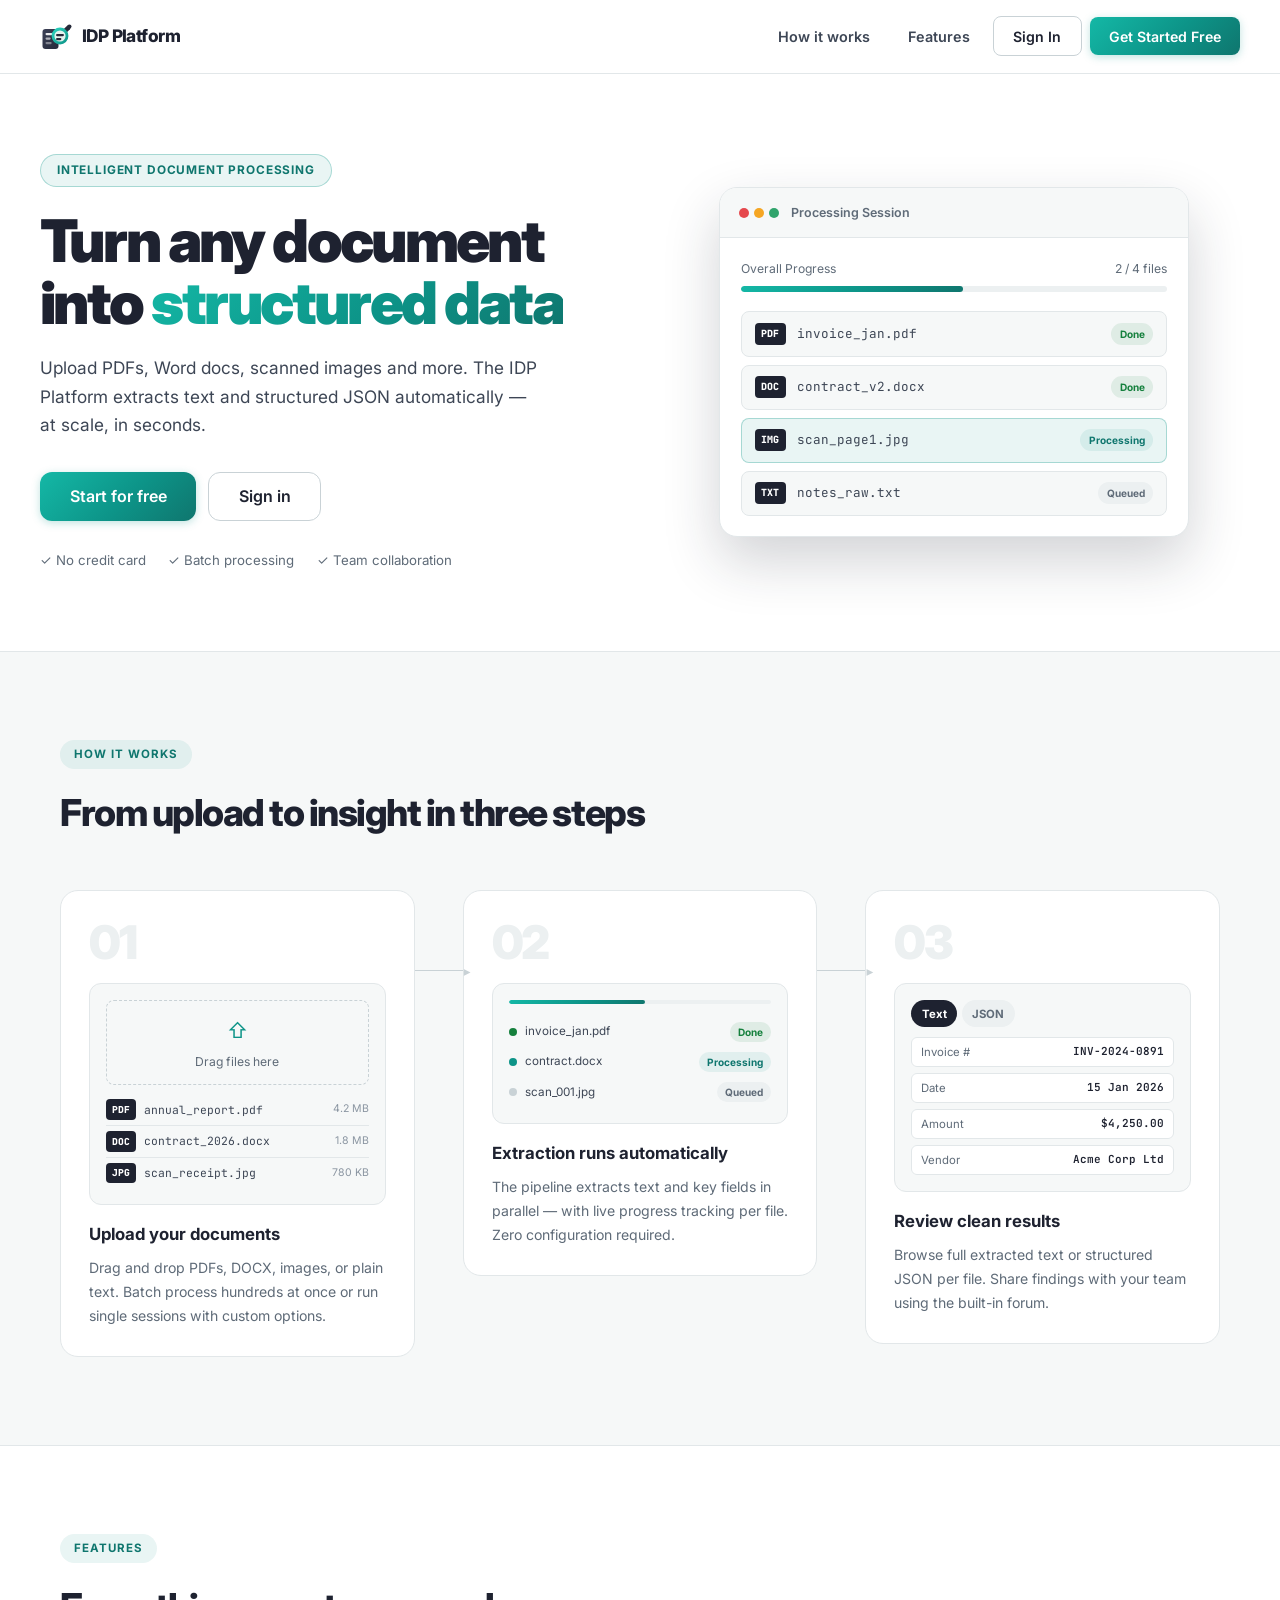
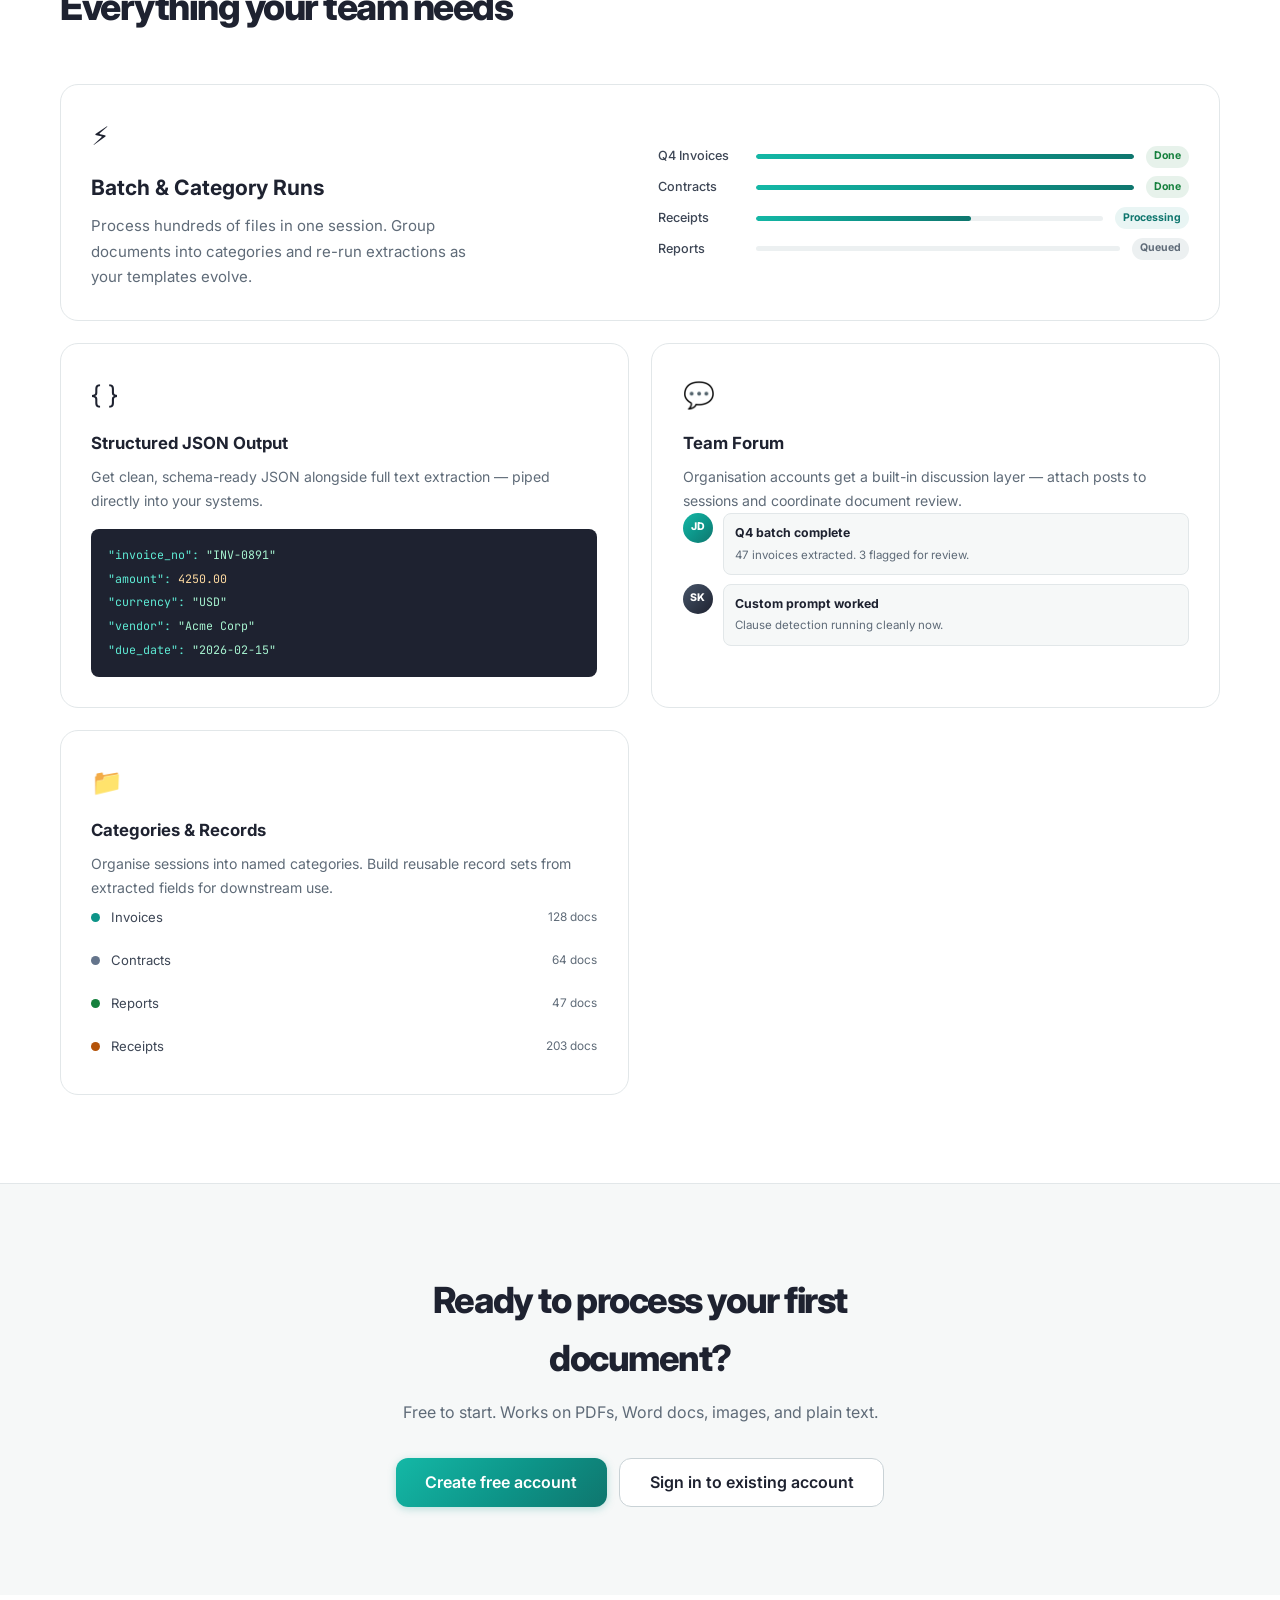
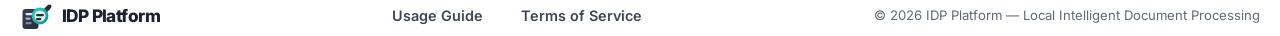
<file: src/main/resources/static/index.html>
<!doctype html>
<html lang="en">
<head>
  <meta charset="UTF-8" />
  <meta name="viewport" content="width=device-width, initial-scale=1.0" />
  <title>IDP Platform</title>
  <link rel="preconnect" href="https://fonts.googleapis.com" />
  <link rel="preconnect" href="https://fonts.gstatic.com" crossorigin />
  <link href="https://fonts.googleapis.com/css2?family=Inter:wght@300;400;500;600;700&family=JetBrains+Mono:wght@400;500&display=swap" rel="stylesheet" />
  <link rel="stylesheet" href="css/styles.css" />
</head>
<body data-page="landing">
  <main id="app"></main>
  <script src="js/api.js"></script>
  <script src="js/app.js"></script>
</body>
</html>
</file>
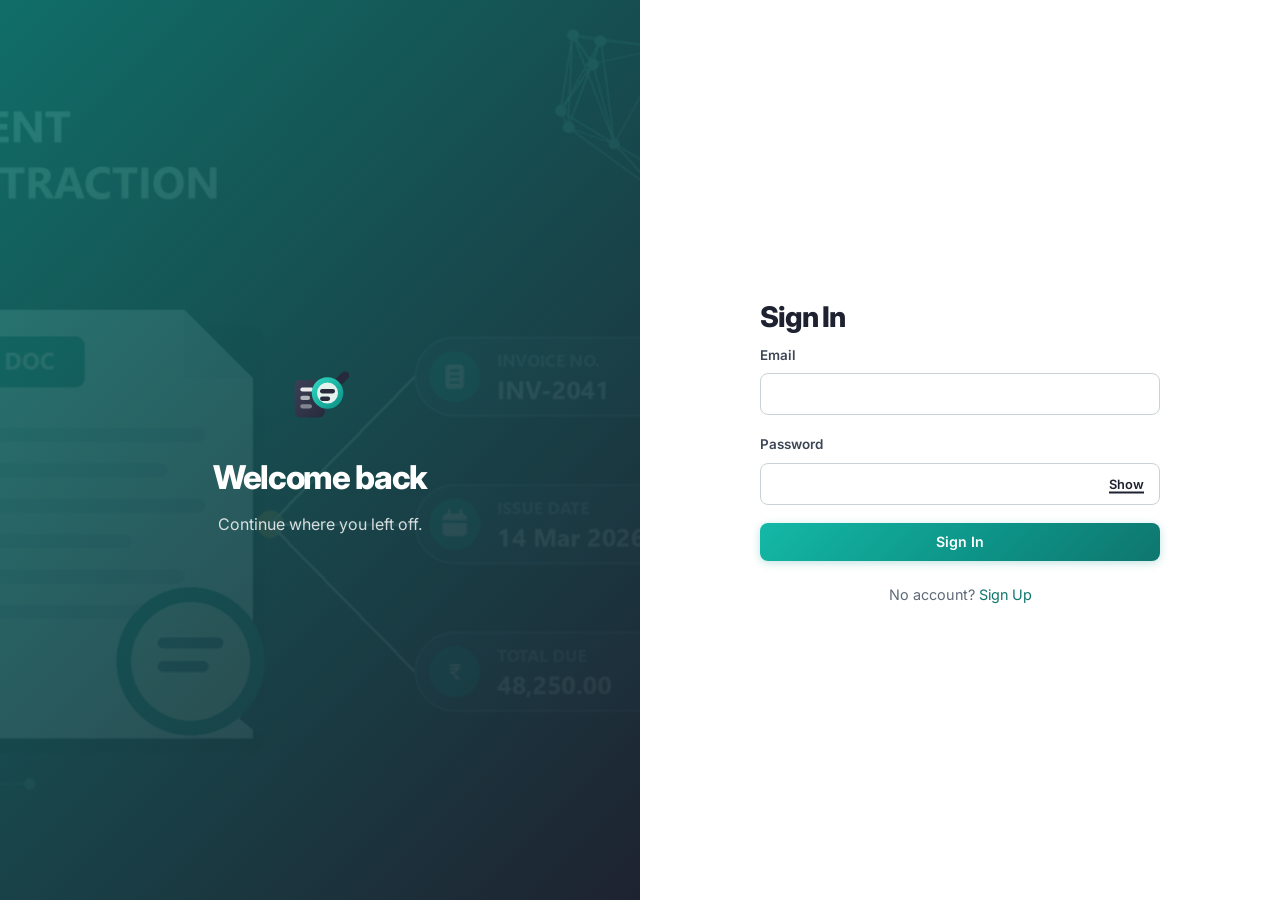
<file: src/main/resources/static/activity.html>
<!doctype html>
<html lang="en">
<head>
  <meta charset="UTF-8" />
  <meta name="viewport" content="width=device-width, initial-scale=1.0" />
  <title>History — IDP Platform</title>
  <link rel="preconnect" href="https://fonts.googleapis.com" />
  <link rel="preconnect" href="https://fonts.gstatic.com" crossorigin />
  <link href="https://fonts.googleapis.com/css2?family=Inter:wght@300;400;500;600;700&family=JetBrains+Mono:wght@400;500&display=swap" rel="stylesheet" />
  <link rel="stylesheet" href="css/styles.css" />
</head>
<body data-page="activity">
  <main id="app"></main>
  <script src="js/api.js"></script>
  <script src="js/app.js"></script>
</body>
</html>
</file>
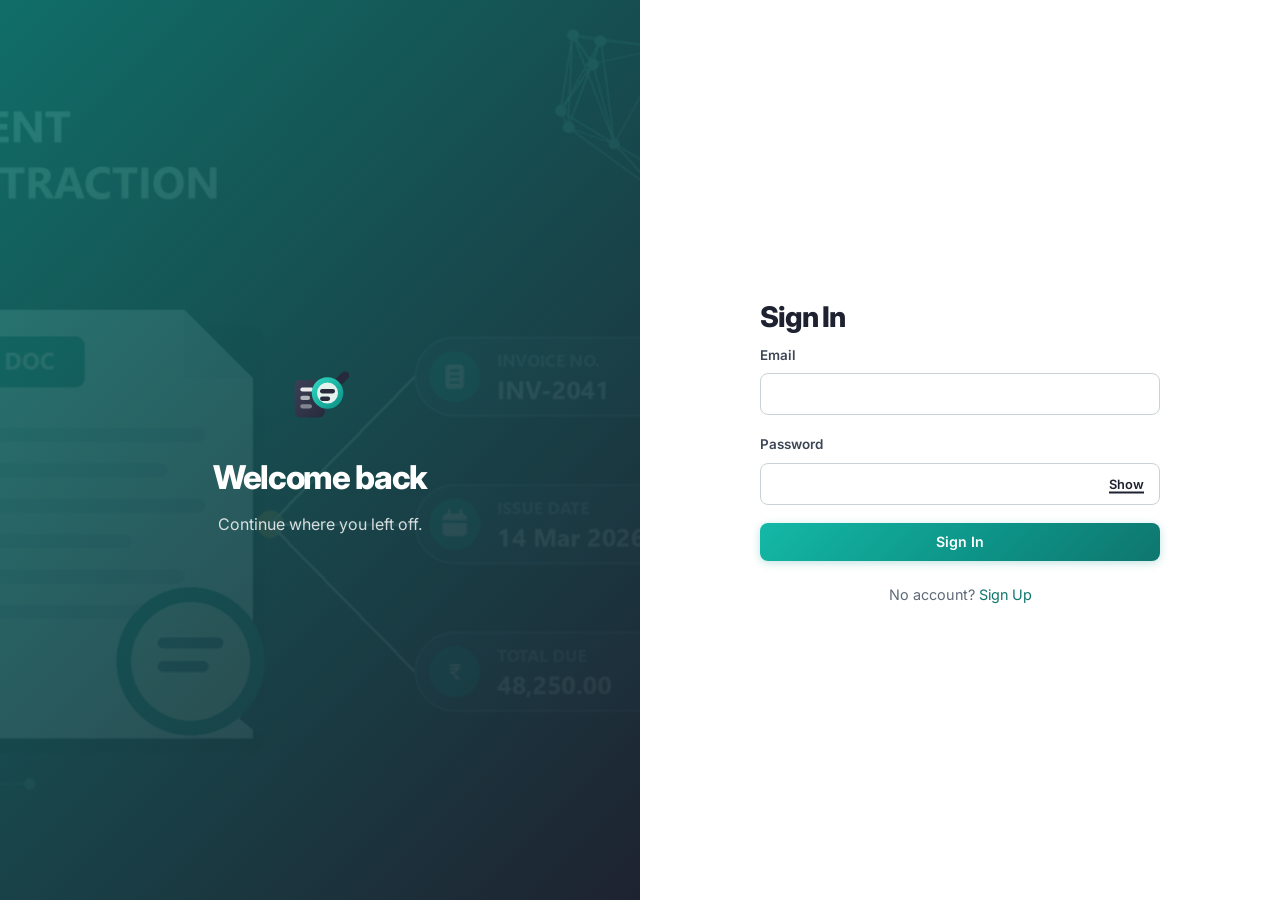
<file: src/main/resources/static/categories.html>
<!doctype html>
<html lang="en">
<head>
  <meta charset="UTF-8" />
  <meta name="viewport" content="width=device-width, initial-scale=1.0" />
  <title>Category Editor — IDP Platform</title>
  <link rel="preconnect" href="https://fonts.googleapis.com" />
  <link rel="preconnect" href="https://fonts.gstatic.com" crossorigin />
  <link href="https://fonts.googleapis.com/css2?family=Inter:wght@300;400;500;600;700&family=JetBrains+Mono:wght@400;500&display=swap" rel="stylesheet" />
  <link rel="stylesheet" href="css/styles.css" />
</head>
<body data-page="categories">
  <main id="app"></main>
  <script src="js/api.js"></script>
  <script src="js/app.js"></script>
</body>
</html>
</file>
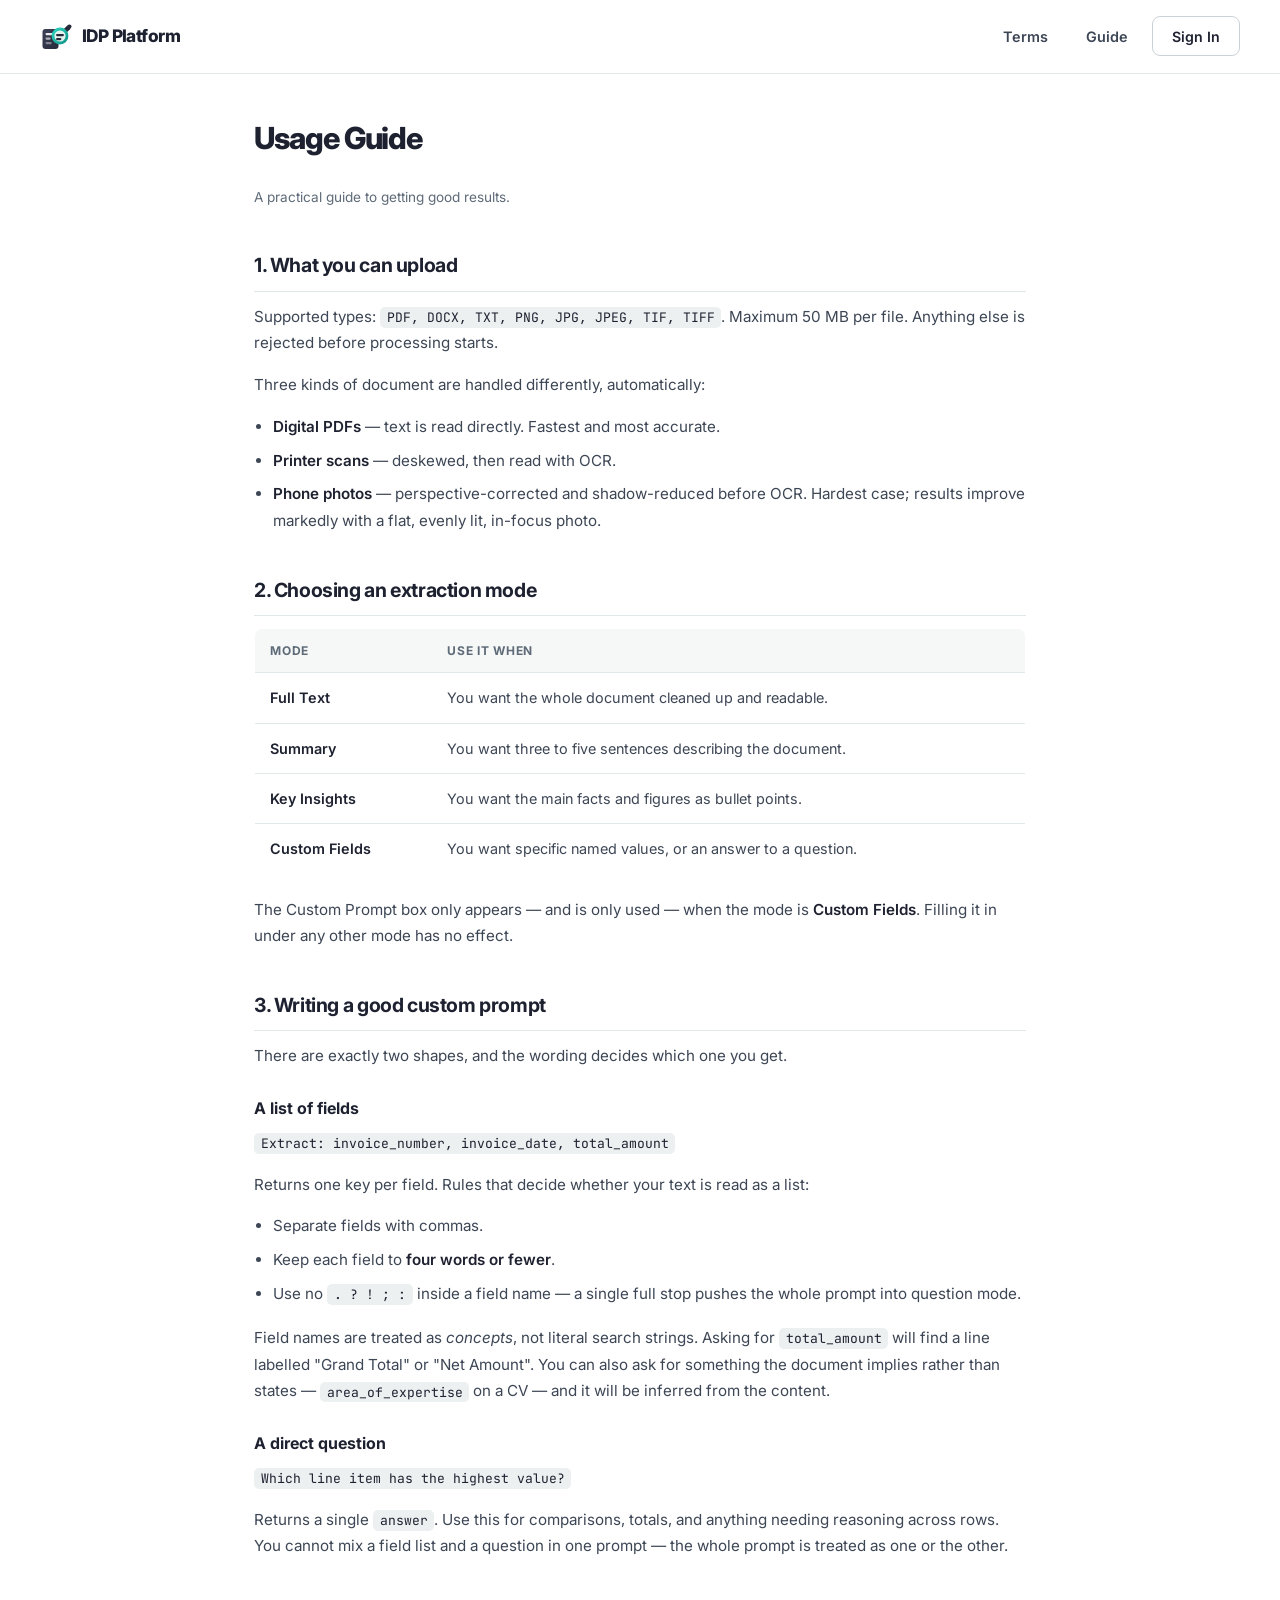
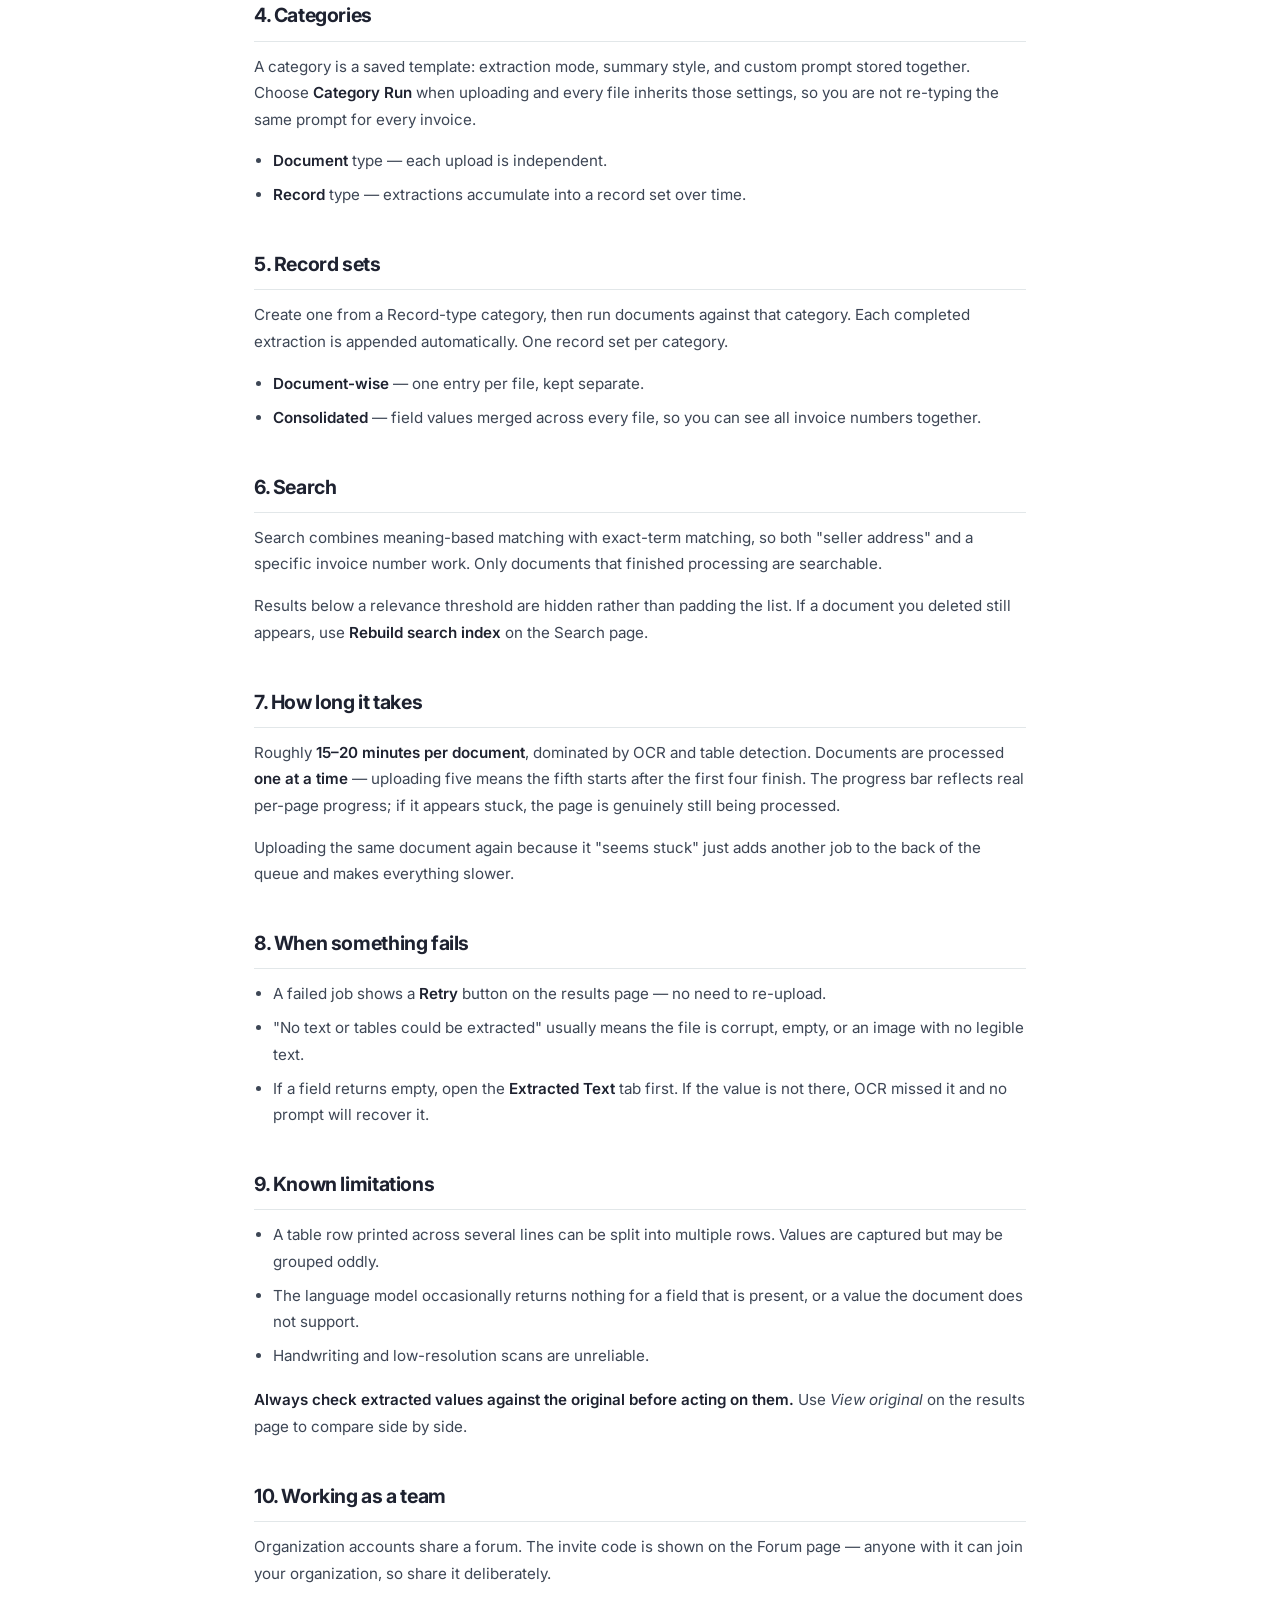
<file: src/main/resources/static/guide.html>
<!doctype html>
<html lang="en">
<head>
  <meta charset="UTF-8" />
  <meta name="viewport" content="width=device-width, initial-scale=1.0" />
  <title>Usage Guide — IDP Platform</title>
  <link rel="icon" type="image/svg+xml" href="img/logo.svg" />
  <link rel="preconnect" href="https://fonts.googleapis.com" />
  <link rel="preconnect" href="https://fonts.gstatic.com" crossorigin />
  <link href="https://fonts.googleapis.com/css2?family=Inter:wght@400;500;600;700;800;900&family=JetBrains+Mono:wght@400;500&display=swap" rel="stylesheet" />
  <link rel="stylesheet" href="css/styles.css" />
</head>
<body data-page="guide">
  <main id="app"></main>
  <script src="js/api.js"></script>
  <script src="js/app.js"></script>
</body>
</html>
</file>
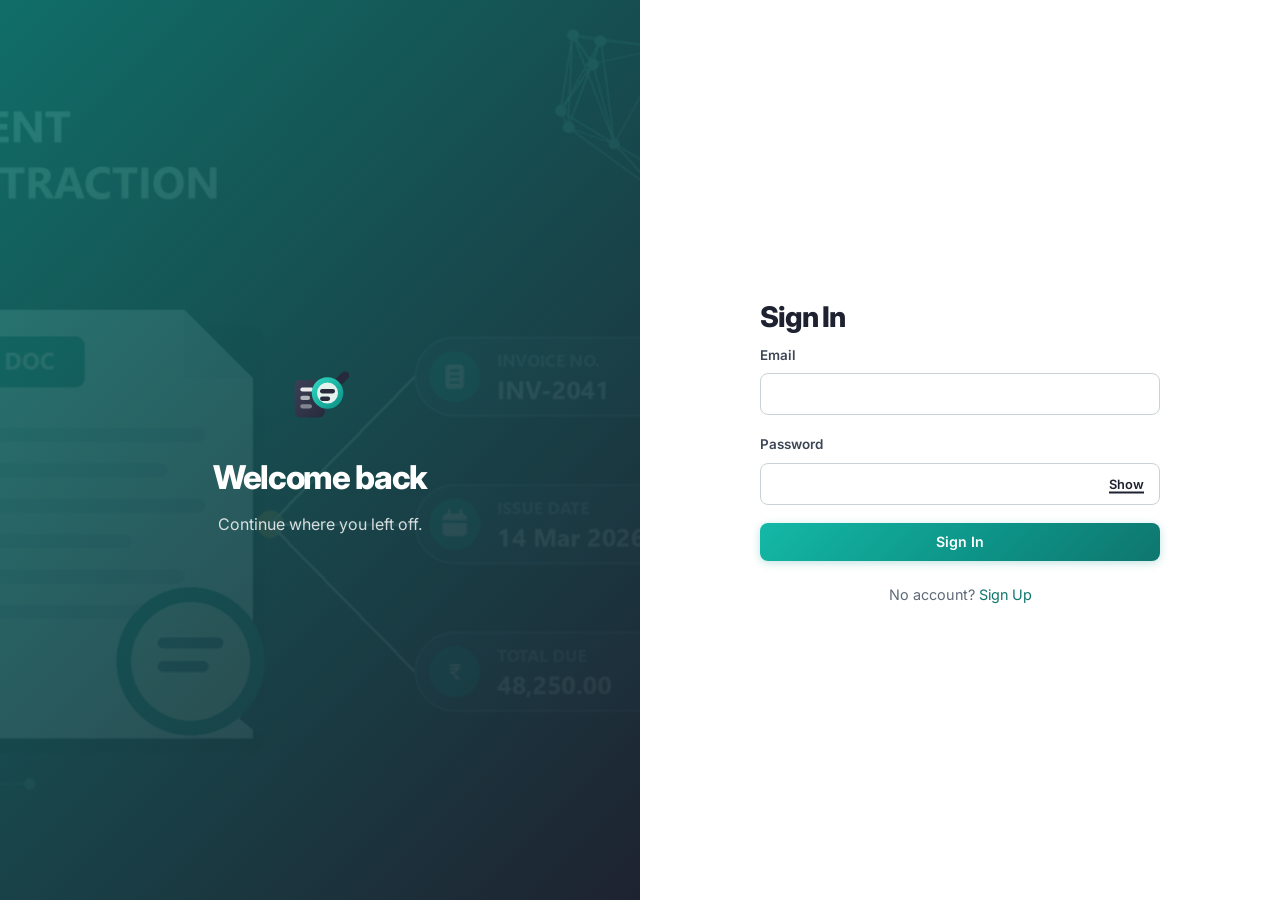
<file: src/main/resources/static/home.html>
<!doctype html>
<html lang="en">
<head>
  <meta charset="UTF-8" />
  <meta name="viewport" content="width=device-width, initial-scale=1.0" />
  <title>Home — IDP Platform</title>
  <link rel="preconnect" href="https://fonts.googleapis.com" />
  <link rel="preconnect" href="https://fonts.gstatic.com" crossorigin />
  <link href="https://fonts.googleapis.com/css2?family=Inter:wght@300;400;500;600;700&family=JetBrains+Mono:wght@400;500&display=swap" rel="stylesheet" />
  <link rel="stylesheet" href="css/styles.css" />
</head>
<body data-page="home">
  <main id="app"></main>
  <script src="js/api.js"></script>
  <script src="js/app.js"></script>
</body>
</html>
</file>
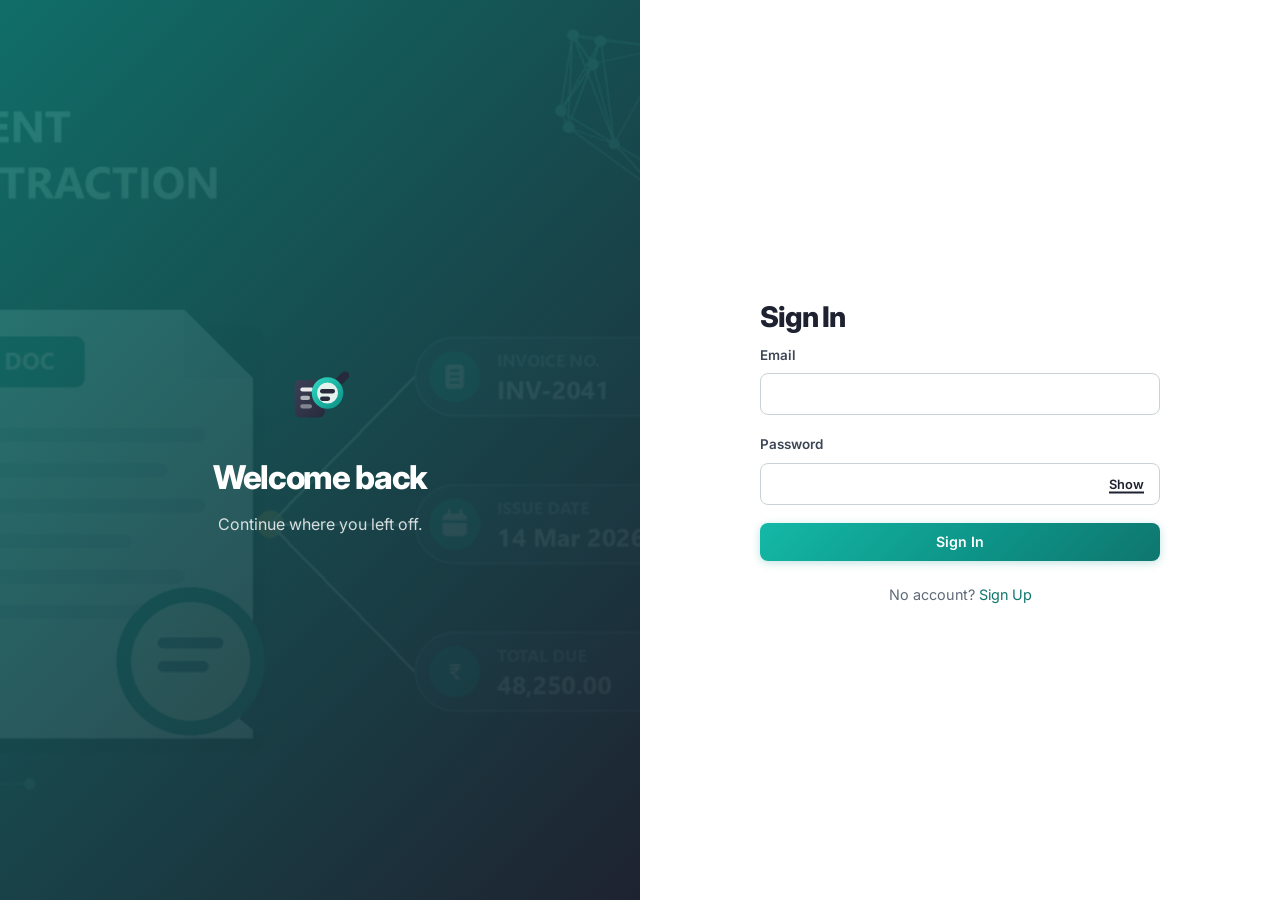
<file: src/main/resources/static/org-forum.html>
<!doctype html>
<html lang="en">
<head>
  <meta charset="UTF-8" />
  <meta name="viewport" content="width=device-width, initial-scale=1.0" />
  <title>Org Feed — IDP Platform</title>
  <link rel="preconnect" href="https://fonts.googleapis.com" />
  <link rel="preconnect" href="https://fonts.gstatic.com" crossorigin />
  <link href="https://fonts.googleapis.com/css2?family=Inter:wght@300;400;500;600;700&family=JetBrains+Mono:wght@400;500&display=swap" rel="stylesheet" />
  <link rel="stylesheet" href="css/styles.css" />
</head>
<body data-page="org-forum">
  <main id="app"></main>
  <script src="js/api.js"></script>
  <script src="js/app.js"></script>
</body>
</html>
</file>
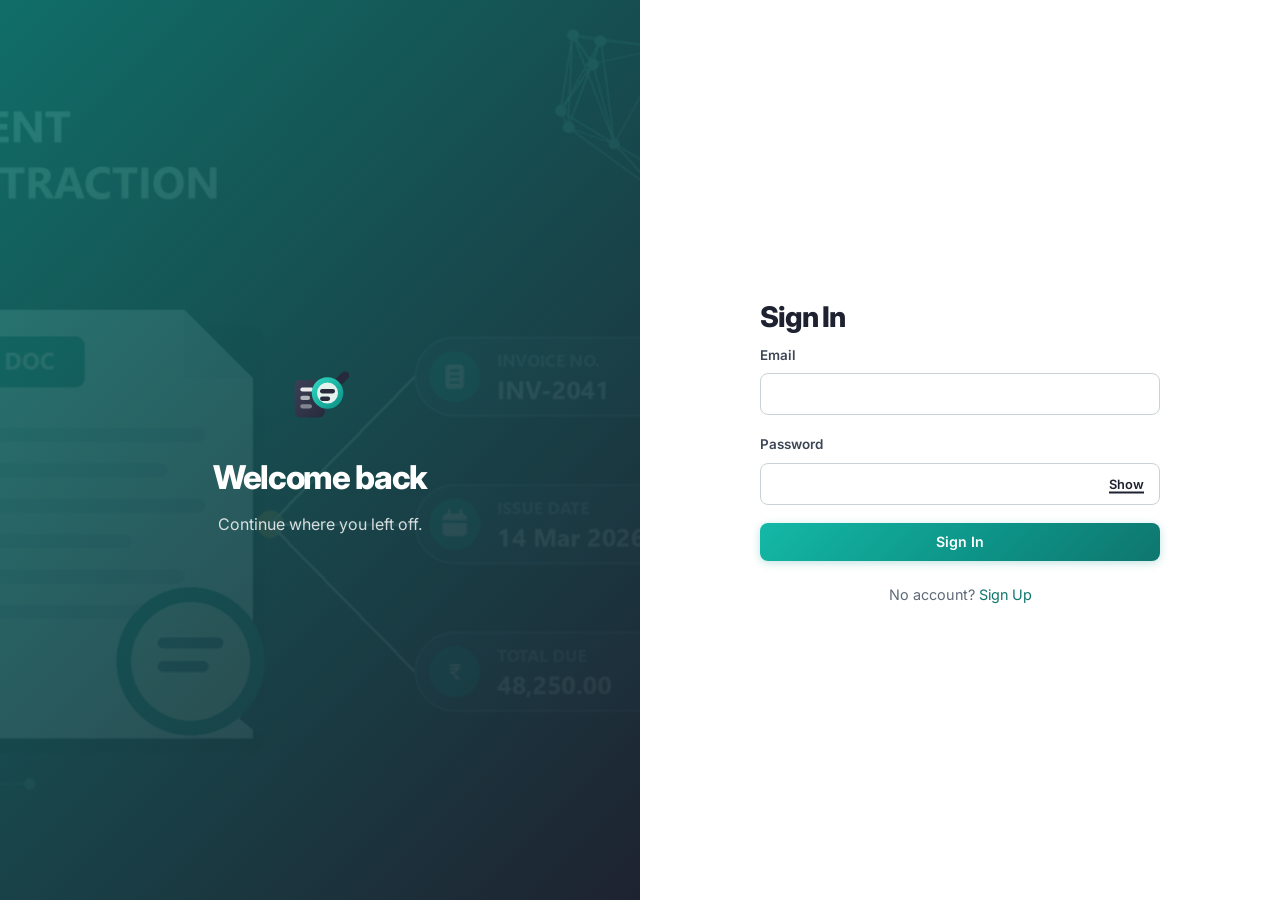
<file: src/main/resources/static/processing.html>
<!doctype html>
<html lang="en">
<head>
  <meta charset="UTF-8" />
  <meta name="viewport" content="width=device-width, initial-scale=1.0" />
  <title>Processing — IDP Platform</title>
  <link rel="preconnect" href="https://fonts.googleapis.com" />
  <link rel="preconnect" href="https://fonts.gstatic.com" crossorigin />
  <link href="https://fonts.googleapis.com/css2?family=Inter:wght@300;400;500;600;700&family=JetBrains+Mono:wght@400;500&display=swap" rel="stylesheet" />
  <link rel="stylesheet" href="css/styles.css" />
</head>
<body data-page="processing">
  <main id="app"></main>
  <script src="js/api.js"></script>
  <script src="js/app.js"></script>
</body>
</html>
</file>
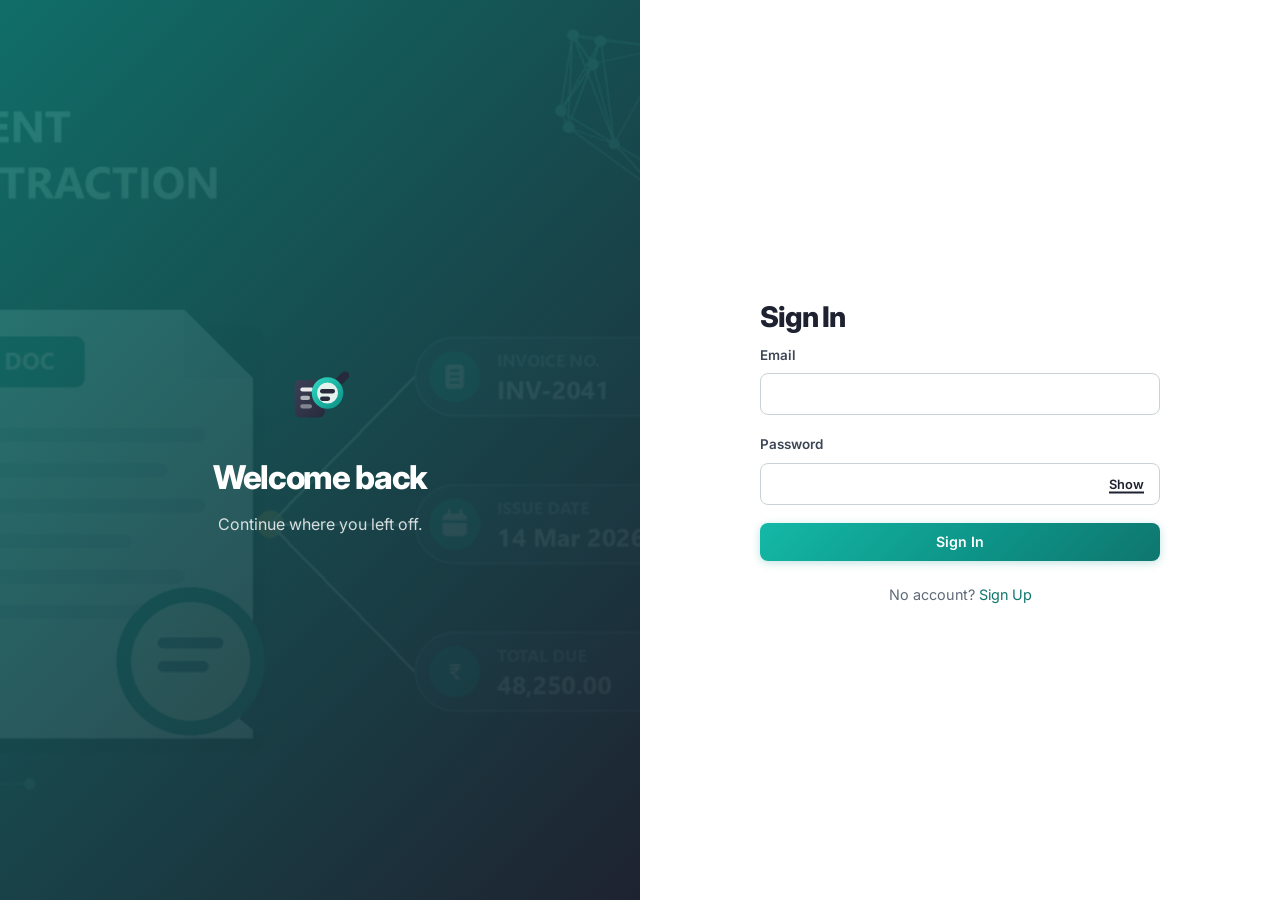
<file: src/main/resources/static/records.html>
<!doctype html>
<html lang="en">
<head>
  <meta charset="UTF-8" />
  <meta name="viewport" content="width=device-width, initial-scale=1.0" />
  <title>Record Sets — IDP Platform</title>
  <link rel="preconnect" href="https://fonts.googleapis.com" />
  <link rel="preconnect" href="https://fonts.gstatic.com" crossorigin />
  <link href="https://fonts.googleapis.com/css2?family=Inter:wght@300;400;500;600;700&family=JetBrains+Mono:wght@400;500&display=swap" rel="stylesheet" />
  <link rel="stylesheet" href="css/styles.css" />
</head>
<body data-page="records">
  <main id="app"></main>
  <script src="js/api.js"></script>
  <script src="js/app.js"></script>
</body>
</html>
</file>
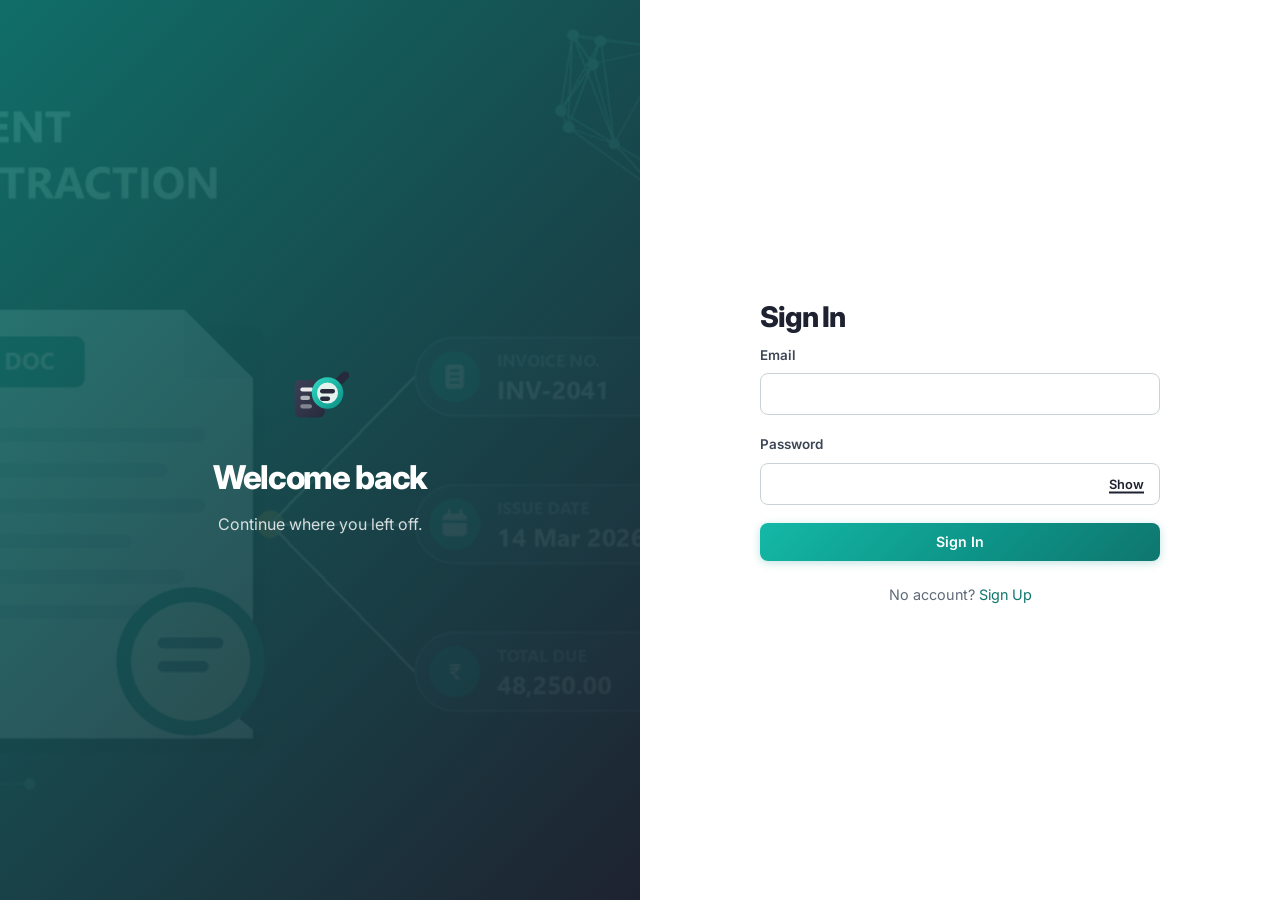
<file: src/main/resources/static/results.html>
<!doctype html>
<html lang="en">
<head>
  <meta charset="UTF-8" />
  <meta name="viewport" content="width=device-width, initial-scale=1.0" />
  <title>Results Workspace — IDP Platform</title>
  <link rel="preconnect" href="https://fonts.googleapis.com" />
  <link rel="preconnect" href="https://fonts.gstatic.com" crossorigin />
  <link href="https://fonts.googleapis.com/css2?family=Inter:wght@300;400;500;600;700&family=JetBrains+Mono:wght@400;500&display=swap" rel="stylesheet" />
  <link rel="stylesheet" href="css/styles.css" />
</head>
<body data-page="results">
  <main id="app"></main>
  <script src="js/api.js"></script>
  <script src="js/app.js"></script>
</body>
</html>
</file>
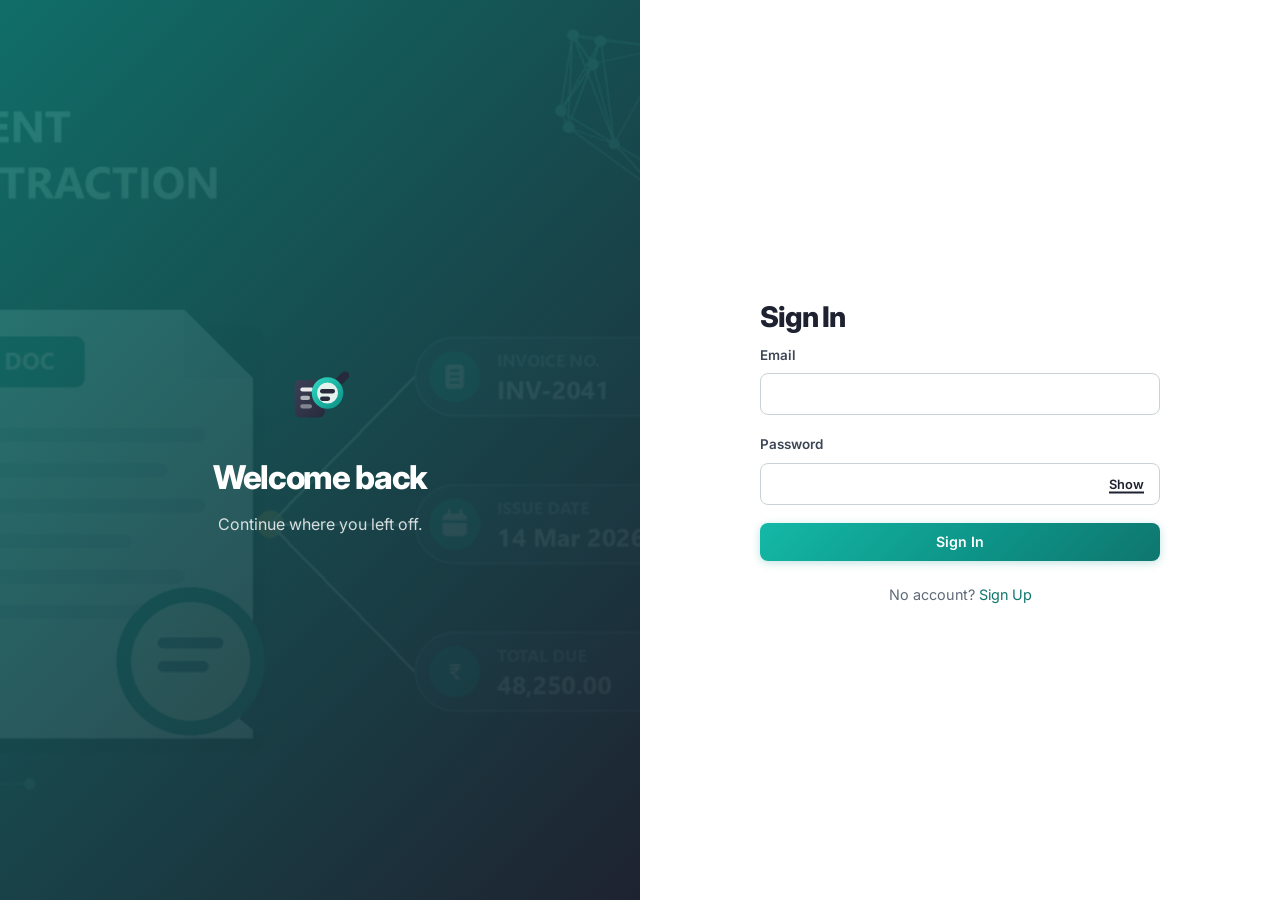
<file: src/main/resources/static/search.html>
<!doctype html>
<html lang="en">
<head>
  <meta charset="UTF-8" />
  <meta name="viewport" content="width=device-width, initial-scale=1.0" />
  <title>Search — IDP Platform</title>
  <link rel="preconnect" href="https://fonts.googleapis.com" />
  <link rel="preconnect" href="https://fonts.gstatic.com" crossorigin />
  <link href="https://fonts.googleapis.com/css2?family=Inter:wght@300;400;500;600;700&family=JetBrains+Mono:wght@400;500&display=swap" rel="stylesheet" />
  <link rel="stylesheet" href="css/styles.css" />
</head>
<body data-page="search">
  <main id="app"></main>
  <script src="js/api.js"></script>
  <script src="js/app.js"></script>
</body>
</html>
</file>
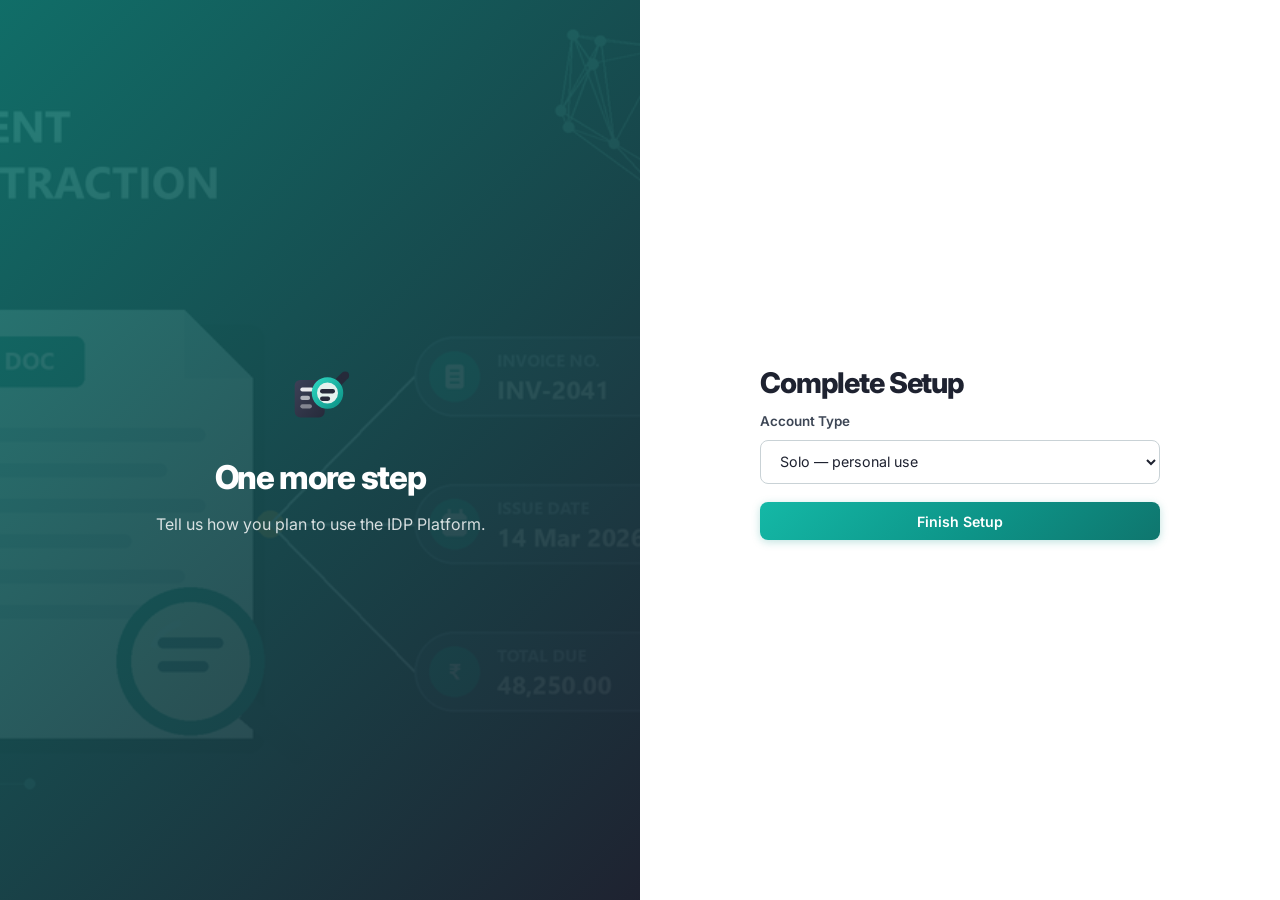
<file: src/main/resources/static/setup.html>
<!doctype html>
<html lang="en">
<head>
  <meta charset="UTF-8" />
  <meta name="viewport" content="width=device-width, initial-scale=1.0" />
  <title>Set up your workspace — IDP Platform</title>
  <link rel="preconnect" href="https://fonts.googleapis.com" />
  <link rel="preconnect" href="https://fonts.gstatic.com" crossorigin />
  <link href="https://fonts.googleapis.com/css2?family=Inter:wght@300;400;500;600;700&family=JetBrains+Mono:wght@400;500&display=swap" rel="stylesheet" />
  <link rel="stylesheet" href="css/styles.css" />
</head>
<body data-page="setup">
  <main id="app"></main>
  <script src="js/api.js"></script>
  <script src="js/app.js"></script>
</body>
</html>
</file>
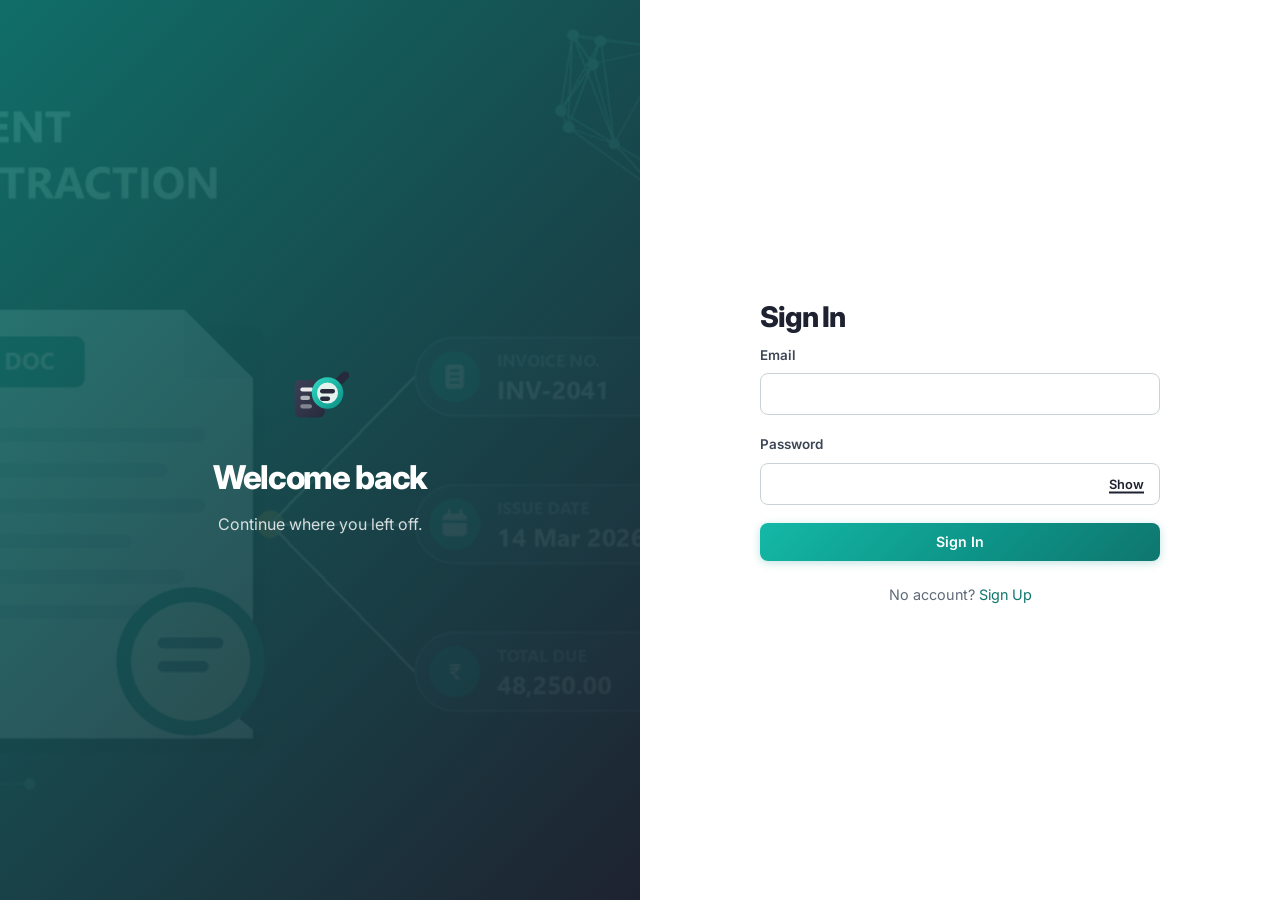
<file: src/main/resources/static/sign-in.html>
<!doctype html>
<html lang="en">
<head>
  <meta charset="UTF-8" />
  <meta name="viewport" content="width=device-width, initial-scale=1.0" />
  <title>Sign in — IDP Platform</title>
  <link rel="preconnect" href="https://fonts.googleapis.com" />
  <link rel="preconnect" href="https://fonts.gstatic.com" crossorigin />
  <link href="https://fonts.googleapis.com/css2?family=Inter:wght@300;400;500;600;700&family=JetBrains+Mono:wght@400;500&display=swap" rel="stylesheet" />
  <link rel="stylesheet" href="css/styles.css" />
</head>
<body data-page="sign-in">
  <main id="app"></main>
  <script src="js/api.js"></script>
  <script src="js/app.js"></script>
</body>
</html>
</file>
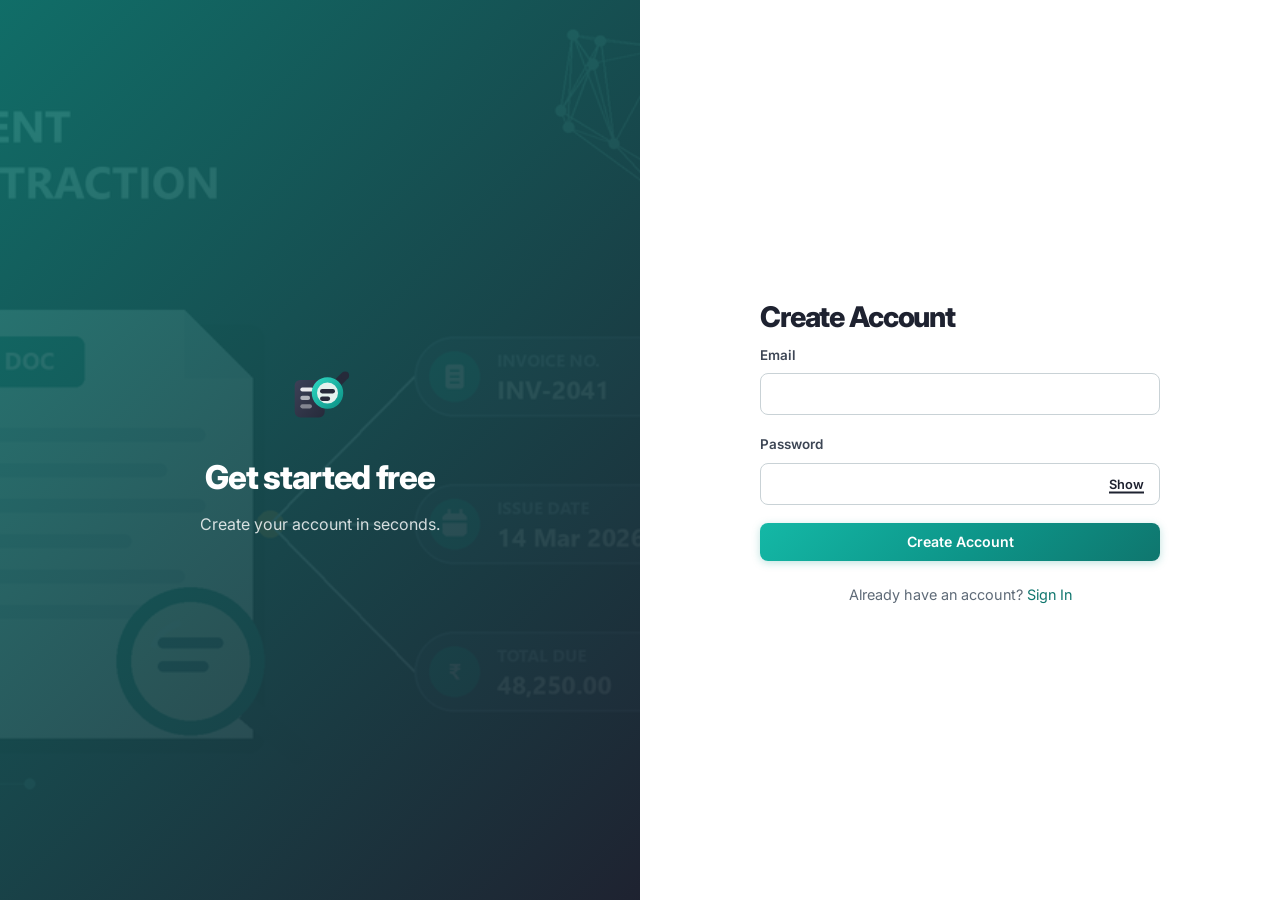
<file: src/main/resources/static/sign-up.html>
<!doctype html>
<html lang="en">
<head>
  <meta charset="UTF-8" />
  <meta name="viewport" content="width=device-width, initial-scale=1.0" />
  <title>Create your workspace — IDP Platform</title>
  <link rel="preconnect" href="https://fonts.googleapis.com" />
  <link rel="preconnect" href="https://fonts.gstatic.com" crossorigin />
  <link href="https://fonts.googleapis.com/css2?family=Inter:wght@300;400;500;600;700&family=JetBrains+Mono:wght@400;500&display=swap" rel="stylesheet" />
  <link rel="stylesheet" href="css/styles.css" />
</head>
<body data-page="sign-up">
  <main id="app"></main>
  <script src="js/api.js"></script>
  <script src="js/app.js"></script>
</body>
</html>
</file>
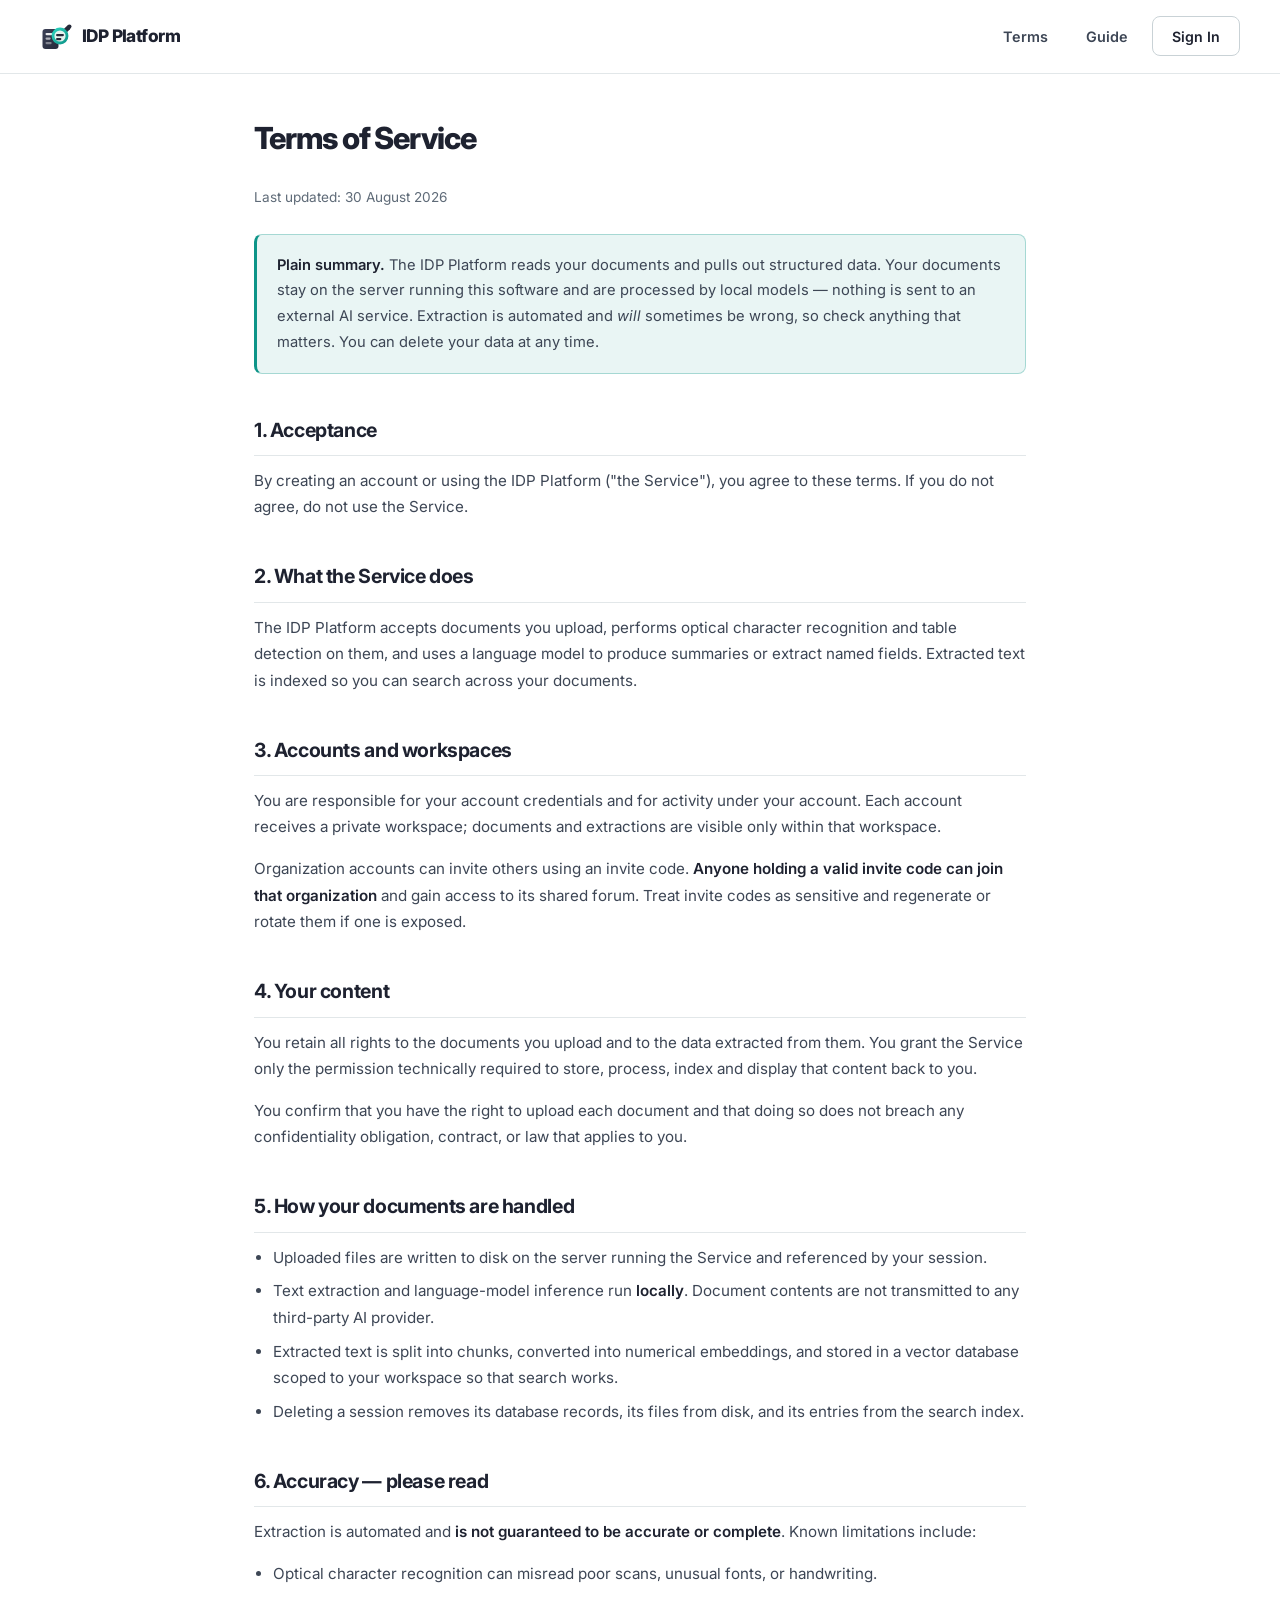
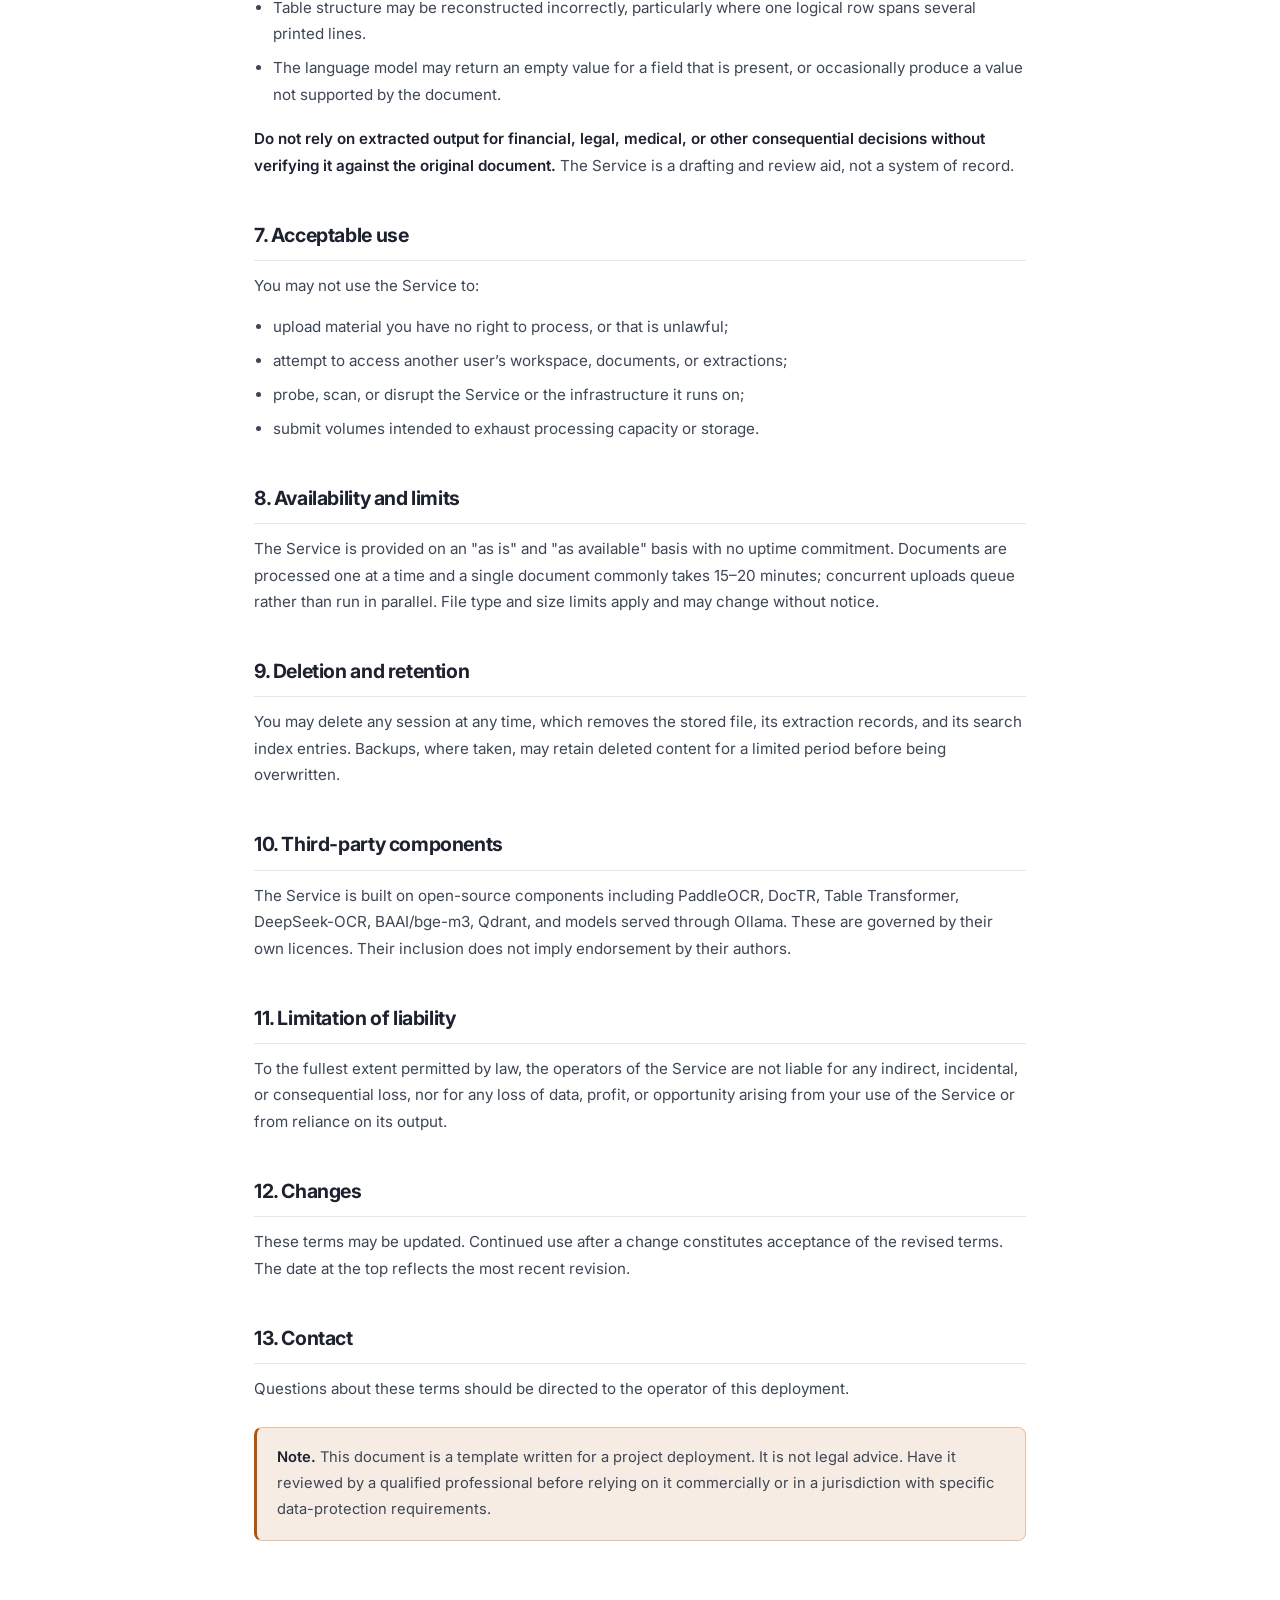
<file: src/main/resources/static/terms.html>
<!doctype html>
<html lang="en">
<head>
  <meta charset="UTF-8" />
  <meta name="viewport" content="width=device-width, initial-scale=1.0" />
  <title>Terms of Service — IDP Platform</title>
  <link rel="icon" type="image/svg+xml" href="img/logo.svg" />
  <link rel="preconnect" href="https://fonts.googleapis.com" />
  <link rel="preconnect" href="https://fonts.gstatic.com" crossorigin />
  <link href="https://fonts.googleapis.com/css2?family=Inter:wght@400;500;600;700;800;900&family=JetBrains+Mono:wght@400;500&display=swap" rel="stylesheet" />
  <link rel="stylesheet" href="css/styles.css" />
</head>
<body data-page="terms">
  <main id="app"></main>
  <script src="js/api.js"></script>
  <script src="js/app.js"></script>
</body>
</html>
</file>
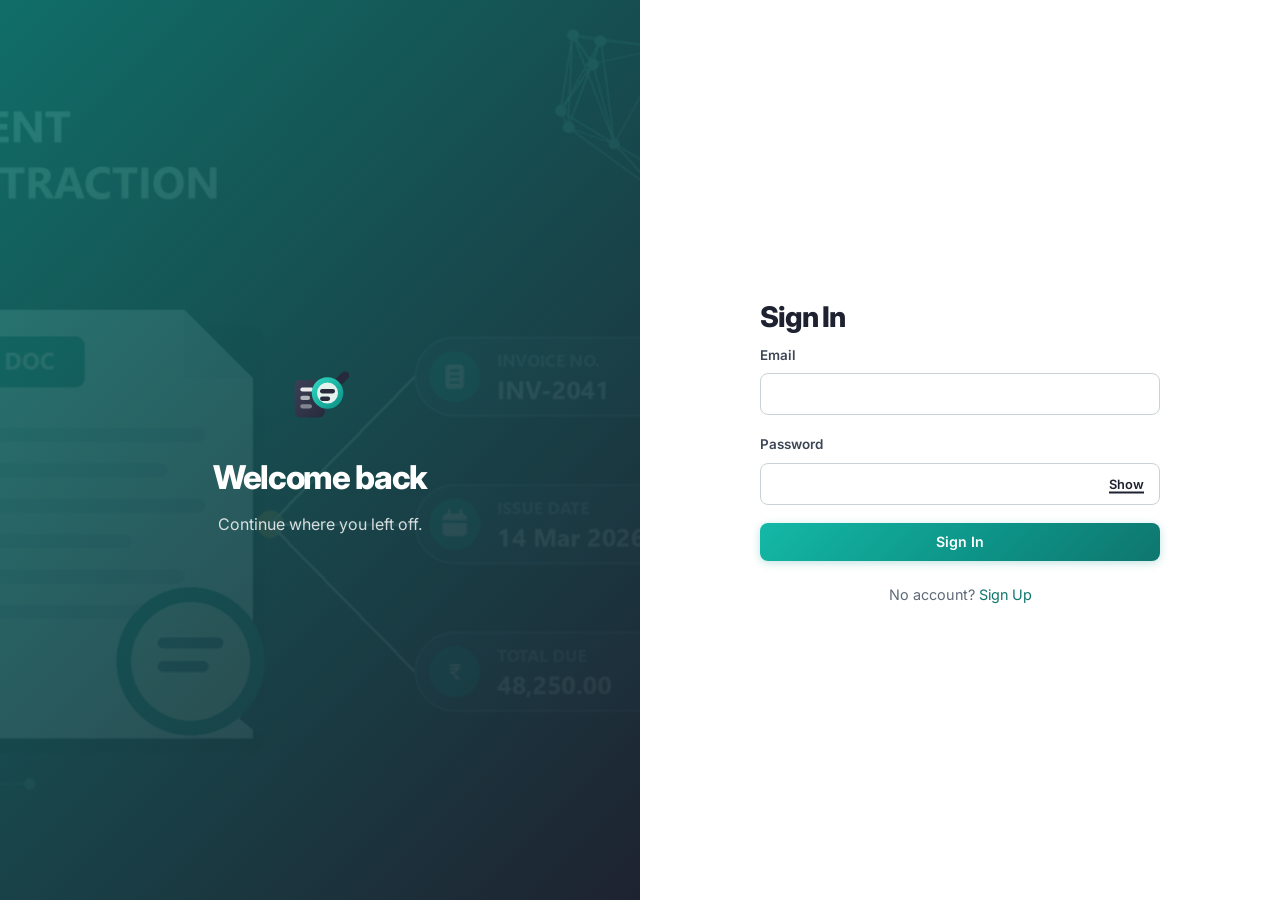
<file: src/main/resources/static/upload.html>
<!doctype html>
<html lang="en">
<head>
  <meta charset="UTF-8" />
  <meta name="viewport" content="width=device-width, initial-scale=1.0" />
  <title>Upload Center — IDP Platform</title>
  <link rel="preconnect" href="https://fonts.googleapis.com" />
  <link rel="preconnect" href="https://fonts.gstatic.com" crossorigin />
  <link href="https://fonts.googleapis.com/css2?family=Inter:wght@300;400;500;600;700&family=JetBrains+Mono:wght@400;500&display=swap" rel="stylesheet" />
  <link rel="stylesheet" href="css/styles.css" />
</head>
<body data-page="upload">
  <main id="app"></main>
  <script src="js/api.js"></script>
  <script src="js/app.js"></script>
</body>
</html>
</file>
<file: src/main/resources/static/css/styles.css>
/* ═══════════════════════════════════════════════════════════
   IDP PLATFORM — slate & teal
═══════════════════════════════════════════════════════════ */
@import url('https://fonts.googleapis.com/css2?family=Inter:wght@400;500;600;700;800;900&family=JetBrains+Mono:wght@400;500&display=swap');

:root {
  --bg:         #FFFFFF;
  --bg-2:       #F6F8F8;
  --bg-3:       #ECF0F1;
  --surface:    #FFFFFF;

  --ink:        #1E2230;
  --ink-2:      #3D4655;
  --muted:      #5F6B78;
  --muted-2:    #8A95A1;
  --line:       #E2E7E9;
  --line-2:     #C9D2D6;

  --brand:      #0D9488;
  --brand-2:    #2DD4BF;
  --brand-deep: #0F766E;
  --brand-grad: linear-gradient(135deg, #14B8A6 0%, #0D9488 55%, #0F766E 100%);
  --brand-soft: rgba(13,148,136,0.09);
  --brand-line: rgba(13,148,136,0.30);

  --ok:         #15803D;
  --ok-soft:    rgba(21,128,61,0.10);
  --amber:      #B45309;
  --amber-soft: rgba(180,83,9,0.11);
  --rose:       #B91C1C;
  --rose-soft:  rgba(185,28,28,0.09);

  --sh-sm: 0 1px 2px rgba(30,34,48,0.06);
  --sh:    0 2px 8px rgba(30,34,48,0.07);
  --sh-md: 0 6px 16px rgba(30,34,48,0.10);
  --sh-lg: 0 12px 30px rgba(30,34,48,0.13);
  --sh-xl: 0 24px 56px rgba(30,34,48,0.20);

  --r-sm: 8px;
  --r:    12px;
  --r-md: 14px;
  --r-lg: 18px;

  --ease:   cubic-bezier(0.2, 0, 0.2, 1);
  --spring: cubic-bezier(0.34, 1.4, 0.64, 1);
  --bar-h:  74px;
}

*, *::before, *::after { box-sizing: border-box; margin: 0; padding: 0; }
html { font-size: 16px; -webkit-font-smoothing: antialiased; -moz-osx-font-smoothing: grayscale; }
body { font-family: 'Inter', system-ui, sans-serif; background: var(--bg); color: var(--ink); line-height: 1.6; min-height: 100vh; overflow-x: hidden; }
img, svg { max-width: 100%; display: block; }
a { color: var(--brand-deep); text-decoration: none; }
button { font-family: inherit; cursor: pointer; border: none; background: none; color: inherit; }
:focus-visible { outline: 2px solid var(--brand); outline-offset: 2px; border-radius: 6px; }
::selection { background: rgba(13,148,136,0.16); }
::-webkit-scrollbar { width: 10px; height: 10px; }
::-webkit-scrollbar-thumb { background: #C9D2D6; border-radius: 99px; border: 2px solid transparent; background-clip: content-box; }
::-webkit-scrollbar-thumb:hover { background: #AEBAC0; background-clip: content-box; }

@keyframes fadeInUp { from { opacity:0; transform:translateY(12px);} to { opacity:1; transform:none;} }
@keyframes fadeIn   { from { opacity:0;} to { opacity:1;} }
@keyframes slideIn  { from { opacity:0; transform:translateX(-12px);} to { opacity:1; transform:none;} }
@keyframes float    { 0%,100% { transform:translateY(0);} 50% { transform:translateY(-12px);} }
@keyframes shimmer  { 0% { background-position:-420px 0;} 100% { background-position:420px 0;} }
@keyframes pulse    { 0%,100% { opacity:1;} 50% { opacity:0.45;} }
@keyframes barFill  { from { width:0;} }
@keyframes popIn    { from { opacity:0; transform:scale(0.96) translateY(8px);} to { opacity:1; transform:none;} }
@media (prefers-reduced-motion: reduce) { *, *::before, *::after { animation-duration:0.01ms !important; animation-iteration-count:1 !important; transition-duration:0.01ms !important; } }

/* ═══════════ BUTTONS ═══════════ */
.btn {
  display: inline-flex; align-items: center; justify-content: center; gap: 0.45rem;
  padding: 0.66rem 1.2rem; border-radius: var(--r-sm);
  font-size: 0.885rem; font-weight: 600; line-height: 1.2; white-space: nowrap;
  position: relative; overflow: hidden;
  transition: transform 0.18s var(--ease), box-shadow 0.22s var(--ease), background 0.2s var(--ease), border-color 0.2s var(--ease), color 0.2s var(--ease);
}
.btn::after { content:''; position:absolute; inset:0; background:#000; opacity:0; transition:opacity 0.18s var(--ease); }
.btn:hover::after { opacity: 0.06; }
.btn:hover { transform: translateY(-1px); }
.btn:active { transform: translateY(0) scale(0.98); }
.btn:disabled { opacity: 0.45; cursor: not-allowed; transform: none !important; }
.btn:disabled::after { opacity: 0; }
.btn--primary { background: var(--brand-grad); color: #fff; box-shadow: 0 2px 8px rgba(13,148,136,0.26); }
.btn--primary:hover { box-shadow: 0 8px 20px rgba(13,148,136,0.34); }
.btn--ghost { background: var(--surface); color: var(--ink); border: 1px solid var(--line-2); }
.btn--ghost:hover { border-color: var(--ink); box-shadow: var(--sh); }
.btn--danger { background: var(--surface); color: var(--rose); border: 1px solid rgba(185,28,28,0.3); }
.btn--danger:hover { background: var(--rose); color: #fff; border-color: var(--rose); }
.btn--full { width: 100%; }
.btn--lg { padding: 0.88rem 1.85rem; font-size: 1rem; border-radius: var(--r); }
.btn--sm { padding: 0.42rem 0.88rem; font-size: 0.79rem; }
.btn-link { color: var(--ink); font-weight: 600; padding: 0; text-decoration: underline; text-underline-offset: 3px; text-decoration-thickness: 1.5px; transition: color 0.15s; }
.btn-link:hover { color: var(--brand-deep); }
.btn-icon { width: 38px; height: 38px; display: inline-flex; align-items: center; justify-content: center; border-radius: 50%; color: var(--muted); transition: background 0.15s, color 0.15s, transform 0.15s; }
.btn-icon:hover { background: var(--bg-3); color: var(--ink); }
.btn-icon:active { transform: scale(0.9); }

/* ═══════════ APP SHELL ═══════════ */
.app { min-height: 100vh; display: flex; flex-direction: column; background: var(--bg); }
.appbar { position: sticky; top: 0; z-index: 90; background: rgba(255,255,255,0.94); backdrop-filter: saturate(180%) blur(14px); border-bottom: 1px solid var(--line); }
.appbar-row { max-width: 1560px; margin: 0 auto; padding: 0 2.5rem; height: var(--bar-h); display: flex; align-items: center; gap: 1.25rem; }

.brand { display: flex; align-items: center; gap: 0.6rem; flex-shrink: 0; color: var(--ink); }
.brand-mark { width: 32px; height: 32px; flex-shrink: 0; }
.brand-name { font-weight: 800; font-size: 1.08rem; letter-spacing: -0.03em; color: var(--ink); }
.brand-mark-lg { display: inline-block; width: 60px; height: 60px; }
.brand-mark-lg .brand-mark { width: 60px; height: 60px; }

.nav-rail { flex: 1; display: flex; align-items: center; justify-content: center; gap: 0.15rem; min-width: 0; }
.nav-pill { display: inline-flex; align-items: center; gap: 0.45rem; padding: 0.54rem 0.95rem; border-radius: 999px; font-size: 0.875rem; font-weight: 600; color: var(--muted); white-space: nowrap; transition: background 0.18s var(--ease), color 0.18s var(--ease); }
.nav-pill:hover { background: var(--bg-3); color: var(--ink); }
.nav-pill--active { background: var(--ink); color: #fff; }
.nav-pill--active:hover { background: var(--ink); color: #fff; }
.nav-ico { font-size: 0.95rem; line-height: 1; }

.appbar-right { display: flex; align-items: center; gap: 0.6rem; flex-shrink: 0; }
.topbar-actions { display: flex; align-items: center; gap: 0.5rem; }
.user-pill { display: flex; align-items: center; gap: 0.6rem; padding: 0.3rem 0.38rem 0.3rem 0.85rem; border: 1px solid var(--line-2); border-radius: 999px; background: var(--surface); transition: box-shadow 0.2s var(--ease), border-color 0.2s var(--ease); }
.user-pill:hover { box-shadow: var(--sh-md); border-color: var(--muted-2); }
.user-pill-bars { font-size: 0.95rem; color: var(--muted); }
.user-avatar { width: 32px; height: 32px; border-radius: 50%; background: var(--brand-grad); color: #fff; font-size: 0.8rem; font-weight: 800; display: flex; align-items: center; justify-content: center; flex-shrink: 0; }

.user-menu { position: fixed; top: calc(var(--bar-h) - 6px); right: 2.5rem; z-index: 120; width: 252px; background: var(--surface); border: 1px solid var(--line); border-radius: var(--r); box-shadow: var(--sh-lg); overflow: hidden; padding: 0.45rem 0; animation: popIn 0.18s var(--spring) both; }
.user-menu-head { padding: 0.65rem 1.1rem 0.75rem; border-bottom: 1px solid var(--line); margin-bottom: 0.35rem; }
.user-email { display: block; font-size: 0.865rem; font-weight: 600; overflow: hidden; text-overflow: ellipsis; white-space: nowrap; }
.user-org { display: block; font-size: 0.78rem; color: var(--muted); overflow: hidden; text-overflow: ellipsis; white-space: nowrap; }
.user-menu-item { display: block; width: 100%; text-align: left; padding: 0.62rem 1.1rem; font-size: 0.875rem; font-weight: 500; color: var(--ink); transition: background 0.14s; }
.user-menu-item:hover { background: var(--bg-2); }

.app-main { flex: 1; position: relative; max-width: 1560px; width: 100%; margin: 0 auto; padding: 0 2.5rem 3rem; }
.app-main::before {
  content: ''; position: fixed; z-index: 0; pointer-events: none;
  right: -4vw; bottom: -6vh; width: 44vw; height: 44vw; max-width: 600px; max-height: 600px;
  opacity: 0.04;
  background: url("data:image/svg+xml,%3Csvg xmlns='http://www.w3.org/2000/svg' viewBox='0 0 32 32'%3E%3Crect x='2.5' y='9' width='16' height='20' rx='3' fill='%231E2230'/%3E%3Cpath d='M24.6 11.4 L28.4 7.6' stroke='%231E2230' stroke-width='4.4' stroke-linecap='round'/%3E%3Ccircle cx='29.4' cy='6.6' r='2.1' fill='%231E2230'/%3E%3Ccircle cx='20' cy='16' r='7' fill='none' stroke='%231E2230' stroke-width='2.6'/%3E%3C/svg%3E") no-repeat center/contain;
}
.page-head { position: relative; z-index: 1; padding: 2rem 0 1.3rem; display: flex; align-items: flex-end; justify-content: space-between; gap: 1rem; flex-wrap: wrap; }
.page-title { font-size: 1.9rem; font-weight: 800; letter-spacing: -0.035em; }
.main-inner { position: relative; z-index: 1; animation: fadeInUp 0.3s var(--ease) both; }

/* ═══════════ LANDING ═══════════ */
.landing { min-height: 100vh; background: var(--bg); color: var(--ink); overflow-x: hidden; }
.lp-header { position: sticky; top: 0; z-index: 100; display: flex; align-items: center; justify-content: space-between; padding: 1rem 2.5rem; background: rgba(255,255,255,0.94); backdrop-filter: saturate(180%) blur(14px); border-bottom: 1px solid var(--line); }
.landing-brand { display: flex; align-items: center; gap: 0.6rem; }
.lp-nav { display: flex; align-items: center; gap: 0.5rem; }
.lp-nav-link { color: var(--ink-2); font-size: 0.9rem; font-weight: 600; padding: 0.55rem 0.95rem; border-radius: 999px; transition: background 0.16s, color 0.16s; }
.lp-nav-link:hover { background: var(--bg-3); color: var(--ink); }

.lp-hero { display: grid; grid-template-columns: 1fr 1fr; gap: 3.5rem; align-items: center; padding: 5rem 2.5rem; max-width: 1400px; margin: 0 auto; }
.lp-eyebrow { display: inline-flex; align-items: center; gap: 0.5rem; padding: 0.4rem 1rem; margin-bottom: 1.4rem; background: var(--brand-soft); border: 1px solid var(--brand-line); border-radius: 999px; font-size: 0.74rem; font-weight: 700; color: var(--brand-deep); letter-spacing: 0.07em; text-transform: uppercase; animation: fadeInUp 0.5s var(--ease) 0.1s both; }
.lp-title { font-size: clamp(2.4rem, 4.6vw, 3.9rem); font-weight: 900; line-height: 1.05; letter-spacing: -0.045em; margin-bottom: 1.3rem; animation: fadeInUp 0.5s var(--ease) 0.2s both; }
.gradient-word { background: var(--brand-grad); -webkit-background-clip: text; background-clip: text; -webkit-text-fill-color: transparent; }
.lp-sub { font-size: 1.08rem; color: var(--ink-2); line-height: 1.65; max-width: 500px; margin-bottom: 2rem; animation: fadeInUp 0.5s var(--ease) 0.3s both; }
.lp-hero-cta { display: flex; gap: 0.75rem; flex-wrap: wrap; animation: fadeInUp 0.5s var(--ease) 0.4s both; }
.lp-proof { display: flex; gap: 1.4rem; flex-wrap: wrap; margin-top: 1.8rem; animation: fadeInUp 0.5s var(--ease) 0.5s both; }
.lp-proof span { font-size: 0.83rem; color: var(--muted); display: flex; align-items: center; gap: 0.35rem; }

.lp-hero-right { display: flex; align-items: center; justify-content: center; animation: float 6s ease-in-out infinite; }
.hero-mockup { width: 100%; max-width: 470px; overflow: hidden; background: var(--surface); border: 1px solid var(--line); border-radius: var(--r-lg); box-shadow: var(--sh-xl); }
.hm-bar { display: flex; align-items: center; gap: 0.75rem; padding: 0.9rem 1.2rem; background: var(--bg-2); border-bottom: 1px solid var(--line); }
.hm-dots { display: flex; gap: 5px; }
.hm-dots i { width: 10px; height: 10px; border-radius: 50%; display: block; }
.hm-dots i:nth-child(1){background:#E5484D;} .hm-dots i:nth-child(2){background:#F5A623;} .hm-dots i:nth-child(3){background:#30A46C;}
.hm-bar span { font-size: 0.78rem; color: var(--muted); font-weight: 600; }
.hm-body { padding: 1.3rem; }
.hm-progress { margin-bottom: 1.2rem; }
.hmp-meta { display: flex; justify-content: space-between; font-size: 0.76rem; color: var(--muted); margin-bottom: 0.5rem; }
.hmp-track { height: 6px; background: var(--bg-3); border-radius: 99px; overflow: hidden; }
.hmp-fill { height: 100%; background: var(--brand-grad); border-radius: 99px; animation: barFill 1.5s var(--spring) 0.5s both; }
.hm-files { display: flex; flex-direction: column; gap: 0.5rem; }
.hm-file { display: flex; align-items: center; gap: 0.7rem; padding: 0.65rem 0.8rem; border-radius: var(--r-sm); background: var(--bg-2); border: 1px solid var(--line); }
.hm-file--active { background: var(--brand-soft); border-color: var(--brand-line); }
.hm-ftype { font-size: 0.62rem; font-weight: 800; background: var(--ink); color: #fff; padding: 0.2rem 0.42rem; border-radius: 4px; font-family: 'JetBrains Mono', monospace; flex-shrink: 0; }
.hm-fname { font-size: 0.79rem; color: var(--ink-2); flex: 1; font-family: 'JetBrains Mono', monospace; overflow: hidden; text-overflow: ellipsis; white-space: nowrap; }
.hm-fchip { font-size: 0.63rem; font-weight: 700; padding: 0.18rem 0.55rem; border-radius: 999px; flex-shrink: 0; }
.hm-fchip--done { background: var(--ok-soft); color: var(--ok); }
.hm-fchip--proc { background: var(--brand-soft); color: var(--brand-deep); animation: pulse 1.6s infinite; }
.hm-fchip--queue { background: var(--bg-3); color: var(--muted); }

.lp-inner { max-width: 1240px; margin: 0 auto; padding: 0 2.5rem; }
.lp-section-tag { display: inline-block; padding: 0.32rem 0.9rem; background: var(--brand-soft); border-radius: 999px; font-size: 0.72rem; font-weight: 700; color: var(--brand-deep); letter-spacing: 0.08em; text-transform: uppercase; margin-bottom: 0.9rem; }
.lp-section-title { font-size: clamp(1.75rem, 2.9vw, 2.4rem); font-weight: 800; letter-spacing: -0.04em; margin-bottom: 3rem; }
.lp-how { padding: 5.5rem 0; background: var(--bg-2); border-top: 1px solid var(--line); border-bottom: 1px solid var(--line); }
.lp-steps { display: flex; align-items: flex-start; gap: 0; }
.lp-step { flex: 1; padding: 1.75rem; background: var(--surface); border: 1px solid var(--line); border-radius: var(--r-lg); transition: transform 0.25s var(--ease), box-shadow 0.25s var(--ease); }
.lp-step:hover { transform: translateY(-5px); box-shadow: var(--sh-lg); }
.lp-step-n { font-size: 2.9rem; font-weight: 900; letter-spacing: -0.05em; line-height: 1; margin-bottom: 1.1rem; color: var(--bg-3); }
.lp-step h3 { font-size: 1.05rem; font-weight: 700; margin: 1rem 0 0.5rem; }
.lp-step p { font-size: 0.88rem; color: var(--muted); line-height: 1.7; }
.lp-step-connector { display: flex; align-items: flex-start; padding-top: 5rem; }
.lp-step-arrow { width: 3rem; height: 1px; background: var(--line-2); position: relative; }
.lp-step-arrow::after { content:'▸'; position:absolute; right:-8px; top:-9px; color:var(--line-2); font-size:0.85rem; }
.lp-step-visual { border-radius: var(--r); overflow: hidden; background: var(--bg-2); border: 1px solid var(--line); min-height: 134px; display: flex; align-items: center; justify-content: center; padding: 1rem; }
.sv-upload, .sv-proc, .sv-results { width: 100%; }
.sv-dropzone { border: 1.5px dashed var(--line-2); border-radius: var(--r-sm); padding: 0.8rem; text-align: center; margin-bottom: 0.6rem; color: var(--muted); font-size: 0.76rem; }
.sv-up-icon { display: block; font-size: 1.3rem; margin-bottom: 0.25rem; color: var(--brand); }
.sv-frow { display: flex; align-items: center; gap: 0.5rem; padding: 0.32rem 0; border-bottom: 1px solid var(--line); font-size: 0.71rem; }
.sv-frow:last-child { border: none; }
.sv-ftype { font-size: 0.6rem; font-weight: 800; background: var(--ink); color: #fff; padding: 0.16rem 0.36rem; border-radius: 4px; font-family: 'JetBrains Mono', monospace; flex-shrink: 0; }
.sv-fname { flex: 1; color: var(--ink-2); font-family: 'JetBrains Mono', monospace; overflow: hidden; text-overflow: ellipsis; white-space: nowrap; }
.sv-fsize { color: var(--muted-2); font-size: 0.66rem; flex-shrink: 0; }
.sv-proc-bar { height: 4px; background: var(--bg-3); border-radius: 99px; margin-bottom: 0.75rem; overflow: hidden; }
.sv-proc-fill { height: 100%; width: 52%; background: var(--brand-grad); border-radius: 99px; }
.sv-prow { display: flex; align-items: center; gap: 0.5rem; padding: 0.32rem 0; font-size: 0.73rem; color: var(--ink-2); }
.sv-dot { width: 8px; height: 8px; border-radius: 50%; background: var(--line-2); flex-shrink: 0; }
.sv-dot--green { background: var(--ok); } .sv-dot--blue { background: var(--brand); }
.sv-dot--pulse { animation: pulse 1.2s infinite; }
.sv-pill { margin-left: auto; font-size: 0.63rem; font-weight: 700; padding: 0.12rem 0.5rem; border-radius: 999px; background: var(--bg-3); color: var(--muted); }
.sv-pill--green { background: var(--ok-soft); color: var(--ok); }
.sv-pill--blue { background: var(--brand-soft); color: var(--brand-deep); }
.sv-rtabs { display: flex; gap: 0.3rem; margin-bottom: 0.6rem; }
.sv-rtab { font-size: 0.71rem; font-weight: 700; padding: 0.26rem 0.65rem; border-radius: 999px; color: var(--muted); background: var(--bg-3); }
.sv-rtab--active { background: var(--ink); color: #fff; }
.sv-rrows { display: flex; flex-direction: column; gap: 0.35rem; }
.sv-rrow { display: flex; justify-content: space-between; gap: 0.5rem; padding: 0.32rem 0.55rem; background: var(--surface); border: 1px solid var(--line); border-radius: 6px; font-size: 0.71rem; }
.sv-rkey { color: var(--muted); } .sv-rval { color: var(--ink); font-family: 'JetBrains Mono', monospace; font-size: 0.69rem; font-weight: 600; }

.lp-features { padding: 5.5rem 0; }
.lp-feat-grid { display: grid; grid-template-columns: repeat(2, 1fr); gap: 1.4rem; }
.lp-feat--wide { grid-column: 1 / -1; display: grid; grid-template-columns: 1fr 1fr; gap: 2.2rem; align-items: center; }
.lp-feat { background: var(--surface); border: 1px solid var(--line); border-radius: var(--r-lg); padding: 1.9rem; transition: transform 0.25s var(--ease), box-shadow 0.25s var(--ease); }
.lp-feat:hover { transform: translateY(-5px); box-shadow: var(--sh-lg); }
.lp-feat-icon { font-size: 1.6rem; margin-bottom: 0.9rem; }
.lp-feat h3 { font-size: 1.05rem; font-weight: 700; margin-bottom: 0.5rem; }
.lp-feat p { font-size: 0.88rem; color: var(--muted); line-height: 1.7; }
.lp-feat-text h3 { font-size: 1.32rem; } .lp-feat-text p { font-size: 0.94rem; max-width: 390px; }
.fv-batch, .fv-forum, .fv-cats { display: flex; flex-direction: column; gap: 0.55rem; }
.fv-row { display: flex; align-items: center; gap: 0.75rem; }
.fv-label { font-size: 0.79rem; color: var(--ink-2); width: 86px; flex-shrink: 0; font-weight: 500; }
.fv-track { flex: 1; height: 5px; background: var(--bg-3); border-radius: 99px; overflow: hidden; }
.fv-fill { height: 100%; border-radius: 99px; background: var(--brand-grad); }
.fv-fill--100 { width: 100%; } .fv-fill--anim { width: 62%; animation: pulse 1.7s infinite; } .fv-fill--0 { width: 0; }
.fv-pill { font-size: 0.66rem; font-weight: 700; padding: 0.16rem 0.5rem; border-radius: 999px; white-space: nowrap; background: var(--bg-3); color: var(--muted); }
.fv-pill--green { background: var(--ok-soft); color: var(--ok); }
.fv-pill--blue { background: var(--brand-soft); color: var(--brand-deep); }
.fv-code { background: var(--ink); border-radius: var(--r-sm); padding: 0.9rem 1.05rem; margin-top: 1rem; font-family: 'JetBrains Mono', monospace; }
.fv-code-line { font-size: 0.73rem; padding: 0.16rem 0; }
.fv-key { color: #5EEAD4; } .fv-str { color: #A7F3D0; } .fv-num { color: #FCD9A0; }
.fv-post { display: flex; gap: 0.65rem; align-items: flex-start; }
.fv-avatar { width: 30px; height: 30px; border-radius: 50%; background: var(--brand-grad); color: #fff; font-size: 0.66rem; font-weight: 800; display: flex; align-items: center; justify-content: center; flex-shrink: 0; }
.fv-avatar--2 { background: linear-gradient(135deg, #475569, #1E2230); }
.fv-post-body { background: var(--bg-2); border: 1px solid var(--line); border-radius: var(--r-sm); padding: 0.55rem 0.7rem; flex: 1; }
.fv-post-body strong { font-size: 0.77rem; display: block; margin-bottom: 0.2rem; }
.fv-post-body p { font-size: 0.72rem; color: var(--muted); margin: 0; }
.fv-cat { display: flex; align-items: center; gap: 0.65rem; padding: 0.42rem 0; }
.fv-cat-dot { width: 9px; height: 9px; border-radius: 50%; flex-shrink: 0; }
.fv-cat-dot--blue { background: var(--brand); } .fv-cat-dot--purple { background: #64748B; }
.fv-cat-dot--green { background: var(--ok); } .fv-cat-dot--amber { background: var(--amber); }
.fv-cat span:nth-child(2) { flex: 1; font-size: 0.82rem; color: var(--ink-2); }
.fv-cat-n { font-size: 0.74rem; color: var(--muted); }

.lp-cta-section { padding: 5.5rem 0; text-align: center; background: var(--bg-2); border-top: 1px solid var(--line); }
.lp-cta-inner { max-width: 640px; margin: 0 auto; padding: 0 2rem; }
.lp-cta-inner h2 { font-size: clamp(1.75rem, 3vw, 2.25rem); font-weight: 800; letter-spacing: -0.04em; margin-bottom: 0.8rem; }
.lp-cta-inner p { color: var(--muted); margin-bottom: 2rem; }
.lp-cta-btns { display: flex; gap: 0.75rem; justify-content: center; flex-wrap: wrap; }
.lp-footer { padding: 2.2rem 2.5rem; border-top: 1px solid var(--line); }
.lp-footer-inner { max-width: 1240px; margin: 0 auto; display: flex; align-items: center; justify-content: space-between; gap: 1rem; flex-wrap: wrap; }
.lp-footer-copy { font-size: 0.82rem; color: var(--muted); }

/* ═══════════ AUTH ═══════════ */
.auth-layout { display: grid; grid-template-columns: 1fr 1fr; min-height: 100vh; background: var(--bg); }
.auth-showcase { display: flex; align-items: center; justify-content: center; position: relative; overflow: hidden;
  background: url('../img/pdf-extraction.png') center/cover no-repeat; background-color: var(--ink); }
.auth-showcase::before { content:''; position:absolute; inset:0; background: linear-gradient(135deg, rgba(15,118,110,0.90) 0%, rgba(30,34,48,0.94) 100%); }
.auth-showcase-inner { position: relative; z-index: 1; text-align: center; padding: 3rem; color: #fff; animation: fadeInUp 0.6s var(--ease) both; }
.auth-showcase-inner h2 { font-size: 2.05rem; font-weight: 800; margin: 1.3rem 0 0.5rem; letter-spacing: -0.04em; }
.auth-showcase-inner p { color: rgba(255,255,255,0.82); font-size: 1rem; }
.auth-form-wrap { display: flex; align-items: center; justify-content: center; padding: 2rem; overflow-y: auto; }
.auth-form-inner { width: 100%; max-width: 400px; animation: fadeInUp 0.5s var(--ease) 0.1s both; }
.auth-title { font-size: 1.78rem; font-weight: 800; letter-spacing: -0.04em; margin-bottom: 0.35rem; }
.auth-sub { color: var(--muted); font-size: 0.92rem; margin-bottom: 2rem; }
.auth-switch { font-size: 0.9rem; color: var(--muted); margin-top: 1.4rem; text-align: center; }

/* ═══════════ FORMS ═══════════ */
.form-field { display: flex; flex-direction: column; gap: 0.45rem; margin-bottom: 1.15rem; }
.form-field label { font-size: 0.84rem; font-weight: 600; color: var(--ink-2); }
.form-field input, .form-field select, .form-field textarea,
.filter-row input, .filter-row select, .search-bar-wrap input, .reply-compose textarea {
  width: 100%; padding: 0.72rem 0.95rem; border: 1px solid var(--line-2); border-radius: var(--r-sm);
  font-size: 0.89rem; font-family: inherit; color: var(--ink); background: var(--surface); outline: none;
  transition: border-color 0.16s, box-shadow 0.16s;
}
.form-field input:focus, .form-field select:focus, .form-field textarea:focus,
.filter-row input:focus, .filter-row select:focus, .search-bar-wrap input:focus, .reply-compose textarea:focus {
  border-color: var(--brand); box-shadow: 0 0 0 3px var(--brand-soft);
}
.form-field textarea, .reply-compose textarea { resize: vertical; min-height: 72px; }
.form-field input::placeholder, .form-field textarea::placeholder, .search-bar-wrap input::placeholder { color: var(--muted-2); }
.input-with-action { position: relative; }
.input-with-action input { padding-right: 4.3rem; }
.input-with-action .btn-link { position: absolute; right: 1rem; top: 50%; transform: translateY(-50%); font-size: 0.8rem; }
.form-error { background: var(--rose-soft); border: 1px solid rgba(185,28,28,0.25); color: var(--rose); border-radius: var(--r-sm); padding: 0.72rem 0.95rem; font-size: 0.84rem; font-weight: 500; margin-bottom: 0.85rem; }
.form-optional { color: var(--muted-2); font-weight: 400; }
.form-hint { font-size: 0.79rem; color: var(--muted); line-height: 1.55; margin-top: 0.3rem; }

/* ═══════════ STATS ═══════════ */
.stats-grid { display: grid; grid-template-columns: repeat(4, 1fr); gap: 1.1rem; margin-bottom: 2.1rem; }
.stat-card { background: var(--surface); border: 1px solid var(--line); border-radius: var(--r-md); padding: 1.45rem 1.55rem; position: relative; overflow: hidden; transition: transform 0.22s var(--ease), box-shadow 0.22s var(--ease); animation: fadeInUp 0.4s var(--ease) both; }
.stat-card:nth-child(2){animation-delay:.05s;} .stat-card:nth-child(3){animation-delay:.1s;} .stat-card:nth-child(4){animation-delay:.15s;}
.stat-card:hover { transform: translateY(-3px); box-shadow: var(--sh-md); }
.stat-card::before { content:''; position:absolute; top:0; right:0; width:92px; height:92px; border-radius:50%; opacity:0.08; transform:translate(34%,-34%); background:var(--ink); }
.stat-card--green::before { background: var(--ok); }
.stat-card--blue::before { background: var(--brand); }
.stat-card--red::before { background: var(--rose); }
.stat-num { display: block; font-size: 2.4rem; font-weight: 800; letter-spacing: -0.05em; line-height: 1; margin-bottom: 0.35rem; }
.stat-card--green .stat-num { color: var(--ok); }
.stat-card--blue .stat-num { color: var(--brand-deep); }
.stat-card--red .stat-num { color: var(--rose); }
.stat-label { font-size: 0.83rem; color: var(--muted); font-weight: 500; }
.section-header { display: flex; align-items: center; justify-content: space-between; gap: 1rem; margin-bottom: 1.1rem; flex-wrap: wrap; }
.section-header h2 { font-size: 1.18rem; font-weight: 700; letter-spacing: -0.025em; }

/* ═══════════ TABLES ═══════════ */
.table-wrap { background: var(--surface); border: 1px solid var(--line); border-radius: var(--r-md); box-shadow: var(--sh-sm); overflow-x: auto; -webkit-overflow-scrolling: touch; }
.data-table { width: 100%; border-collapse: collapse; }
.data-table th { text-align: left; padding: 0.85rem 1.1rem; font-size: 0.72rem; font-weight: 700; color: var(--muted); text-transform: uppercase; letter-spacing: 0.07em; background: var(--bg-2); border-bottom: 1px solid var(--line); white-space: nowrap; }
.data-table td { padding: 0.88rem 1.1rem; font-size: 0.88rem; color: var(--ink-2); border-bottom: 1px solid var(--line); vertical-align: middle; }
.data-table tbody tr { transition: background 0.14s; }
.data-table tbody tr:hover { background: var(--bg-2); }
.data-table tbody tr:last-child td { border-bottom: none; }
.table-empty { text-align: center; color: var(--muted); padding: 2.4rem !important; }
.mono { font-family: 'JetBrains Mono', monospace; font-size: 0.85em; }

/* ═══════════ CHIPS ═══════════ */
.chip { display: inline-flex; align-items: center; gap: 0.3rem; padding: 0.26rem 0.68rem; border-radius: 999px; font-size: 0.68rem; font-weight: 700; letter-spacing: 0.05em; text-transform: uppercase; white-space: nowrap; }
.chip--queued { background: var(--bg-3); color: var(--muted); }
.chip--processing { background: var(--brand-soft); color: var(--brand-deep); animation: pulse 1.8s infinite; }
.chip--completed { background: var(--ok-soft); color: var(--ok); }
.chip--partial { background: var(--amber-soft); color: var(--amber); }
.chip--failed { background: var(--rose-soft); color: var(--rose); }
.chip--default { background: var(--bg-3); color: var(--muted); }

/* ═══════════ UPLOAD ═══════════ */
.upload-layout { display: grid; grid-template-columns: 1fr 380px; gap: 1.6rem; align-items: start; }
.upload-dropzone { background: var(--surface); border: 2px dashed var(--line-2); border-radius: var(--r-md); padding: 1.6rem; min-height: 320px; transition: border-color 0.22s, background 0.22s, box-shadow 0.22s; }
.upload-dropzone.dropzone--over { border-color: var(--brand); background: var(--brand-soft); box-shadow: 0 0 0 4px var(--brand-soft); }
.dropzone-inner { text-align: center; padding: 2.5rem 1rem; }
.dropzone-icon { display: block; font-size: 2.7rem; color: var(--brand); margin-bottom: 0.8rem; }
.dropzone-title { font-size: 0.96rem; color: var(--ink-2); margin-bottom: 0.35rem; }
.dropzone-hint { font-size: 0.8rem; color: var(--muted-2); }
.file-list { list-style: none; display: flex; flex-direction: column; gap: 0.55rem; margin-top: 1.1rem; }
.file-item { display: flex; align-items: center; gap: 0.8rem; padding: 0.68rem 0.95rem; background: var(--bg-2); border: 1px solid var(--line); border-radius: var(--r-sm); animation: slideIn 0.2s var(--ease) both; }
.file-name { flex: 1; font-size: 0.84rem; min-width: 0; overflow: hidden; text-overflow: ellipsis; white-space: nowrap; }
.file-size { font-size: 0.76rem; color: var(--muted); flex-shrink: 0; }
.file-remove { width: 26px; height: 26px; font-size: 0.76rem; border-radius: 50%; flex-shrink: 0; }
.file-remove:hover { background: var(--rose-soft); color: var(--rose); }
.upload-options { background: var(--surface); border: 1px solid var(--line); border-radius: var(--r-md); padding: 1.6rem; box-shadow: var(--sh-sm); position: sticky; top: calc(var(--bar-h) + 1.2rem); }
.upload-options h2 { font-size: 1.04rem; font-weight: 700; margin-bottom: 1.3rem; }

/* ═══════════ PROCESSING ═══════════ */
.processing-wrap { background: var(--surface); border: 1px solid var(--line); border-radius: var(--r-md); padding: 2.2rem; max-width: 760px; margin: 0 auto; box-shadow: var(--sh); }
.processing-header { display: flex; align-items: center; justify-content: space-between; gap: 0.8rem; margin-bottom: 1.6rem; flex-wrap: wrap; }
.processing-header h2 { font-size: 1.22rem; font-weight: 700; }
.session-id-label { font-size: 0.74rem; color: var(--muted-2); word-break: break-all; }
.progress-bar-wrap { height: 10px; background: var(--bg-3); border-radius: 99px; overflow: hidden; margin-bottom: 0.8rem; }
.progress-bar { height: 100%; background: var(--brand-grad); border-radius: 99px; transition: width 0.6s var(--spring); position: relative; }
.progress-bar::after { content:''; position:absolute; inset:0; background:linear-gradient(90deg, transparent, rgba(255,255,255,0.5), transparent); background-size:200px 100%; animation: shimmer 1.6s infinite; }
.processing-status { font-size: 0.9rem; color: var(--muted); margin-bottom: 1.6rem; }
.job-list { display: flex; flex-direction: column; gap: 0.55rem; }
.job-row { display: flex; align-items: center; justify-content: space-between; gap: 1rem; padding: 0.76rem 1rem; background: var(--bg-2); border: 1px solid var(--line); border-radius: var(--r-sm); animation: slideIn 0.2s var(--ease) both; }
.job-row--progress { flex-direction: column; align-items: stretch; gap: 0.5rem; }
.job-row-top { display: flex; align-items: center; justify-content: space-between; gap: 1rem; min-width: 0; }
.job-row-top .job-name { overflow: hidden; text-overflow: ellipsis; white-space: nowrap; min-width: 0; }
.job-row-meta { display: flex; align-items: center; gap: 0.6rem; flex-shrink: 0; }
.job-pct { font-size: 0.78rem; color: var(--muted); font-variant-numeric: tabular-nums; }
.job-bar-wrap { height: 6px; background: var(--bg-3); border-radius: 99px; overflow: hidden; }
.job-bar { height: 100%; background: var(--brand-grad); border-radius: 99px; transition: width 0.6s var(--spring); }
.job-bar--completed { background: var(--ok); }
.job-bar--failed { background: var(--rose); }
.job-error { margin: 0; font-size: 0.78rem; color: var(--rose); }
.job-name { font-size: 0.85rem; color: var(--ink-2); flex: 1; min-width: 0; overflow: hidden; text-overflow: ellipsis; white-space: nowrap; }

/* ═══════════ RESULTS ═══════════ */
.results-layout { display: grid; grid-template-columns: 290px 1fr; gap: 1.4rem; align-items: start; }
.results-sidebar { background: var(--surface); border: 1px solid var(--line); border-radius: var(--r-md); box-shadow: var(--sh-sm); overflow: hidden; position: sticky; top: calc(var(--bar-h) + 1.2rem); }
.result-file-list { list-style: none; max-height: calc(100vh - var(--bar-h) - 120px); overflow-y: auto; }
.result-file-item { display: flex; align-items: center; justify-content: space-between; gap: 0.5rem; padding: 0.88rem 1.1rem; border-bottom: 1px solid var(--line); cursor: pointer; font-size: 0.85rem; transition: background 0.14s; border-left: 3px solid transparent; }
.result-file-item:last-child { border-bottom: none; }
.result-file-item:hover { background: var(--bg-2); }
.result-file-item--active { background: var(--brand-soft); border-left-color: var(--brand); font-weight: 600; }
.result-file-name { flex: 1; min-width: 0; overflow: hidden; text-overflow: ellipsis; white-space: nowrap; }
.results-main { background: var(--surface); border: 1px solid var(--line); border-radius: var(--r-md); padding: 1.7rem; box-shadow: var(--sh-sm); min-width: 0; }
.result-header { display: flex; align-items: center; gap: 0.65rem; flex-wrap: wrap; margin-bottom: 1.3rem; padding-bottom: 1.3rem; border-bottom: 1px solid var(--line); }
.result-filename { font-size: 1.04rem; font-weight: 700; flex: 1; min-width: 160px; word-break: break-all; }
.result-date { font-size: 0.8rem; color: var(--muted); }
.result-tabs { display: flex; gap: 0.35rem; margin-bottom: 1.2rem; overflow-x: auto; }
.result-tab { padding: 0.5rem 1.05rem; font-size: 0.85rem; font-weight: 700; color: var(--muted); border-radius: 999px; white-space: nowrap; transition: background 0.16s, color 0.16s; }
.result-tab:hover { background: var(--bg-3); color: var(--ink); }
.result-tab--active { background: var(--ink); color: #fff; }
.result-tab--active:hover { background: var(--ink); color: #fff; }
.result-pane { animation: fadeIn 0.2s var(--ease) both; }
.result-pre { font-family: 'JetBrains Mono', monospace; font-size: 0.81rem; line-height: 1.75; white-space: pre-wrap; word-break: break-word; color: var(--ink-2); background: var(--bg-2); padding: 1.25rem; border-radius: var(--r-sm); border: 1px solid var(--line); max-height: 480px; overflow: auto; }

/* ═══════════ SEARCH / FILTERS ═══════════ */
.search-bar-wrap { display: flex; gap: 0.6rem; flex-wrap: wrap; }
.search-bar-wrap input { flex: 1; min-width: 220px; border-radius: 999px !important; padding-left: 1.3rem !important; box-shadow: var(--sh-sm); }
.filter-row { display: flex; gap: 0.55rem; flex-wrap: wrap; }
.filter-row select, .filter-row input { width: auto; padding: 0.48rem 0.9rem; font-size: 0.83rem; border-radius: 999px; cursor: pointer; }
.filter-row input { cursor: text; }
.source-link { font-size: 0.82rem; }

/* ═══════════ CATEGORIES / RECORDS ═══════════ */
.card-grid { display: grid; grid-template-columns: repeat(auto-fill, minmax(272px, 1fr)); gap: 1.3rem; }
.cat-card { background: var(--surface); border: 1px solid var(--line); border-radius: var(--r-md); overflow: hidden; display: flex; flex-direction: column; transition: transform 0.24s var(--ease), box-shadow 0.24s var(--ease); animation: fadeInUp 0.35s var(--ease) both; }
.cat-card:hover { transform: translateY(-5px); box-shadow: var(--sh-lg); }
.cat-card-body { padding: 1.45rem; flex: 1; }
.cat-card-name { font-size: 1.04rem; font-weight: 700; margin-bottom: 0.4rem; word-break: break-word; }
.cat-card-desc { font-size: 0.85rem; color: var(--muted); line-height: 1.55; }
.cat-card-actions { display: flex; gap: 0.5rem; padding: 0.9rem 1.45rem; background: var(--bg-2); border-top: 1px solid var(--line); }
.rec-name { font-weight: 600; color: var(--ink); }

/* ═══════════ FORUM ═══════════ */
.forum-layout { display: grid; grid-template-columns: 328px 1fr; gap: 1.4rem; align-items: start; }
.forum-list { background: var(--surface); border: 1px solid var(--line); border-radius: var(--r-md); box-shadow: var(--sh-sm); overflow: hidden; max-height: calc(100vh - var(--bar-h) - 120px); overflow-y: auto; }
.forum-post-item { padding: 1.1rem 1.3rem; border-bottom: 1px solid var(--line); cursor: pointer; transition: background 0.14s; border-left: 3px solid transparent; }
.forum-post-item:last-child { border-bottom: none; }
.forum-post-item:hover { background: var(--bg-2); }
.forum-post-item--active { background: var(--brand-soft); border-left-color: var(--brand); }
.post-item-title { font-size: 0.91rem; font-weight: 700; margin-bottom: 0.35rem; word-break: break-word; }
.post-item-meta { display: flex; align-items: center; gap: 0.5rem; flex-wrap: wrap; }
.post-author { font-size: 0.74rem; color: var(--brand-deep); font-weight: 600; word-break: break-all; }
.post-time { font-size: 0.74rem; color: var(--muted); }
.post-replies { font-size: 0.72rem; color: var(--muted); margin-left: auto; }
.forum-detail { background: var(--surface); border: 1px solid var(--line); border-radius: var(--r-md); box-shadow: var(--sh-sm); overflow: hidden; min-width: 0; }
.post-detail { padding: 1.7rem; }
.post-detail-header { padding-bottom: 1.3rem; border-bottom: 1px solid var(--line); margin-bottom: 1.3rem; }
.post-detail-title { font-size: 1.38rem; font-weight: 800; letter-spacing: -0.03em; margin-bottom: 0.4rem; word-break: break-word; }
.post-detail-meta { display: flex; gap: 0.5rem; align-items: center; flex-wrap: wrap; }
.post-detail-body { margin-bottom: 1.6rem; }
.post-message { font-size: 0.92rem; color: var(--ink-2); line-height: 1.7; white-space: pre-wrap; word-break: break-word; }
.reply-list { display: flex; flex-direction: column; gap: 0.8rem; margin-bottom: 1.6rem; }
.reply-item { padding: 1rem 1.1rem; background: var(--bg-2); border: 1px solid var(--line); border-radius: var(--r-sm); animation: fadeInUp 0.2s var(--ease) both; }
.reply-meta { display: flex; align-items: center; gap: 0.5rem; margin-bottom: 0.35rem; flex-wrap: wrap; }
.reply-author { font-size: 0.8rem; font-weight: 700; color: var(--brand-deep); word-break: break-all; }
.reply-time { font-size: 0.74rem; color: var(--muted); }
.reply-message { font-size: 0.88rem; color: var(--ink-2); line-height: 1.6; word-break: break-word; }
.no-replies { font-size: 0.88rem; color: var(--muted); text-align: center; padding: 1.7rem; }
.reply-compose { display: flex; flex-direction: column; gap: 0.6rem; padding-top: 1.3rem; border-top: 1px solid var(--line); }
.reply-compose textarea { min-height: 88px; }
.reply-compose .btn { align-self: flex-end; }
.invite-banner { display: flex; align-items: center; gap: 0.8rem; flex-wrap: wrap; padding: 0.95rem 1.25rem; margin-bottom: 1.4rem; background: var(--brand-soft); border: 1px solid var(--brand-line); border-radius: var(--r); }
.invite-label { font-size: 0.71rem; font-weight: 800; color: var(--brand-deep); text-transform: uppercase; letter-spacing: 0.07em; white-space: nowrap; }
.invite-code { flex: 1; min-width: 170px; font-family: 'JetBrains Mono', monospace; font-size: 0.82rem; background: var(--surface); border: 1px solid var(--line); padding: 0.36rem 0.65rem; border-radius: 7px; word-break: break-all; }

/* ═══════════ MODALS ═══════════ */
.modal-overlay { position: fixed; inset: 0; z-index: 200; padding: 1rem; background: rgba(30,34,48,0.45); backdrop-filter: blur(4px); display: flex; align-items: center; justify-content: center; animation: fadeIn 0.18s var(--ease) both; overflow-y: auto; }
.modal { background: var(--surface); border-radius: var(--r-lg); box-shadow: var(--sh-xl); width: 100%; max-width: 520px; max-height: 90vh; display: flex; flex-direction: column; overflow: hidden; animation: popIn 0.24s var(--spring) both; }
.modal-header { display: flex; align-items: center; justify-content: space-between; gap: 1rem; padding: 1.3rem 1.6rem; border-bottom: 1px solid var(--line); flex-shrink: 0; }
.modal-header h2 { font-size: 1.1rem; font-weight: 700; word-break: break-word; }
.modal-body { padding: 1.6rem; overflow-y: auto; flex: 1; min-height: 0; }
.modal-footer { display: flex; justify-content: flex-end; gap: 0.6rem; padding: 1.1rem 1.6rem; background: var(--bg-2); border-top: 1px solid var(--line); flex-shrink: 0; }

/* ═══════════ TOASTS ═══════════ */
#toast-container { position: fixed; bottom: 1.6rem; right: 1.6rem; z-index: 300; display: flex; flex-direction: column; gap: 0.55rem; }
.toast { padding: 0.88rem 1.25rem; border-radius: var(--r); font-size: 0.88rem; font-weight: 600; max-width: 360px; box-shadow: var(--sh-lg); background: var(--ink); color: #fff; opacity: 0; transform: translateY(14px) scale(0.96); transition: opacity 0.25s var(--spring), transform 0.25s var(--spring); }
.toast--visible { opacity: 1; transform: none; }
.toast--success { background: #15803D; }
.toast--error { background: #B91C1C; }
.toast--warning { background: #B45309; }

/* ═══════════ SKELETON / STATES ═══════════ */
.skeleton-list { display: flex; flex-direction: column; gap: 0.8rem; }
.skeleton-item { background: var(--surface); border: 1px solid var(--line); border-radius: var(--r-sm); padding: 1.1rem; }
.skeleton { height: 16px; border-radius: 6px; background: linear-gradient(90deg, var(--bg-3) 25%, var(--bg-2) 50%, var(--bg-3) 75%); background-size: 420px 100%; animation: shimmer 1.4s infinite; }
.state-panel { display: flex; flex-direction: column; align-items: center; text-align: center; gap: 0.8rem; padding: 4.5rem 2rem; background: var(--surface); border: 1px solid var(--line); border-radius: var(--r-md); }
.state-icon { font-size: 2.7rem; display: block; opacity: 0.32; }
.state-title { font-size: 1.06rem; font-weight: 700; }
.state-msg { font-size: 0.9rem; color: var(--muted); max-width: 400px; line-height: 1.6; }
.state-panel--error .state-icon { color: var(--rose); opacity: 1; }
.state-panel--locked .state-icon { opacity: 1; }

/* ═══════════════════════ RESPONSIVE ═══════════════════════ */
@media (max-width: 1180px) {
  .appbar-row { padding: 0 1.5rem; }
  .app-main { padding: 0 1.5rem 3rem; }
  .user-menu { right: 1.5rem; }
  .nav-pill .nav-label { display: none; }
  .nav-pill { padding: 0.6rem 0.85rem; }
  .nav-ico { font-size: 1.1rem; }
}
@media (max-width: 1024px) {
  .upload-layout, .results-layout, .forum-layout { grid-template-columns: 1fr; }
  .upload-options, .results-sidebar { position: static; }
  .result-file-list, .forum-list { max-height: 300px; }
  .stats-grid { grid-template-columns: repeat(2, 1fr); }
  .lp-hero { grid-template-columns: 1fr; padding: 3.5rem 2rem; }
  .lp-hero-right { display: none; }
  .lp-steps { flex-direction: column; }
  .lp-step-connector { display: none; }
  .lp-feat-grid { grid-template-columns: 1fr; }
  .lp-feat--wide { grid-column: 1; grid-template-columns: 1fr; }
}
@media (max-width: 860px) {
  :root { --bar-h: 62px; }
  .appbar-row { flex-wrap: wrap; height: auto; padding: 0.7rem 1.1rem 0; row-gap: 0.55rem; }
  .brand { order: 1; }
  .appbar-right { order: 2; margin-left: auto; }
  .nav-rail { order: 3; width: 100%; justify-content: flex-start; overflow-x: auto; padding: 0.2rem 0 0.65rem; gap: 0.3rem; scrollbar-width: none; }
  .nav-rail::-webkit-scrollbar { display: none; }
  .nav-pill .nav-label { display: inline; }
  .user-menu { top: auto; right: 1.1rem; }
  .app-main { padding: 0 1.1rem 3rem; }
  .page-head { padding: 1.5rem 0 1rem; }
  .page-title { font-size: 1.5rem; }
  .auth-layout { grid-template-columns: 1fr; }
  .auth-showcase { display: none; }
  .data-table th, .data-table td { padding: 0.7rem 0.85rem; white-space: nowrap; }
  .lp-header { padding: 0.85rem 1.1rem; }
  .lp-inner, .lp-footer { padding-left: 1.1rem; padding-right: 1.1rem; }
}
@media (max-width: 600px) {
  .lp-nav-link { display: none; }
  .topbar-actions .btn { padding: 0.45rem 0.8rem; font-size: 0.79rem; }
}
@media (max-width: 480px) {
  .stats-grid { grid-template-columns: 1fr; }
  .card-grid { grid-template-columns: 1fr; }
  .lp-hero { padding: 2.5rem 1.1rem; }
  .lp-hero-cta, .lp-cta-btns { flex-direction: column; }
  .lp-hero-cta .btn, .lp-cta-btns .btn { width: 100%; }
  .brand-name { display: none; }
  .modal-body { padding: 1.15rem; }
  .modal-header, .modal-footer { padding: 1rem 1.15rem; }
  .modal-footer { flex-direction: column-reverse; }
  .modal-footer .btn { width: 100%; }
  #toast-container { left: 1rem; right: 1rem; bottom: 1rem; }
  .toast { max-width: none; }
  .processing-wrap { padding: 1.4rem; }
  .result-header .btn { flex: 1; }
}

/* ═══════════ STATIC DOCUMENT PAGES ═══════════ */
.doc-public { min-height: 100vh; background: var(--bg); }
.doc-public-inner { max-width: 820px; margin: 0 auto; padding: 2.5rem 1.5rem 4rem; }

.doc-prose { max-width: 820px; font-size: 0.95rem; color: var(--ink-2); line-height: 1.75; }
.doc-prose h2 { font-size: 1.22rem; font-weight: 700; color: var(--ink); letter-spacing: -0.02em; margin: 2.4rem 0 0.75rem; padding-bottom: 0.5rem; border-bottom: 1px solid var(--line); }
.doc-prose h3 { font-size: 1rem; font-weight: 700; color: var(--ink); margin: 1.5rem 0 0.5rem; }
.doc-prose p { margin-bottom: 0.95rem; }
.doc-prose ul { margin: 0 0 1.1rem 1.2rem; }
.doc-prose li { margin-bottom: 0.45rem; }
.doc-prose strong { color: var(--ink); font-weight: 600; }
.doc-prose .mono { background: var(--bg-3); padding: 0.12rem 0.42rem; border-radius: 5px; font-size: 0.86em; color: var(--ink); }
.doc-updated { font-size: 0.85rem; color: var(--muted); margin-bottom: 1.75rem; }

.doc-callout { background: var(--brand-soft); border: 1px solid var(--brand-line); border-left: 3px solid var(--brand); border-radius: var(--r-sm); padding: 1.1rem 1.25rem; margin: 1.5rem 0 2rem; font-size: 0.92rem; }
.doc-callout--warn { background: var(--amber-soft); border-color: rgba(180,83,9,0.28); border-left-color: var(--amber); }

.doc-table { width: 100%; border-collapse: collapse; margin: 0.5rem 0 1.4rem; border: 1px solid var(--line); border-radius: var(--r-sm); overflow: hidden; }
.doc-table th { text-align: left; padding: 0.7rem 0.95rem; font-size: 0.75rem; font-weight: 700; text-transform: uppercase; letter-spacing: 0.06em; color: var(--muted); background: var(--bg-2); border-bottom: 1px solid var(--line); }
.doc-table td { padding: 0.75rem 0.95rem; font-size: 0.9rem; border-bottom: 1px solid var(--line); vertical-align: top; }
.doc-table tr:last-child td { border-bottom: none; }

.lp-footer-nav { display: flex; gap: 0.5rem; flex-wrap: wrap; }

@media (max-width: 600px) {
  .doc-public-inner { padding: 1.75rem 1.1rem 3rem; }
  .doc-prose h2 { font-size: 1.1rem; margin-top: 1.9rem; }
}

/* Editable extracted fields */
.fields-form { display: flex; flex-direction: column; gap: 0.2rem; }
.fields-row { display: grid; grid-template-columns: minmax(120px, 220px) 1fr; align-items: center; gap: 0.8rem; margin-bottom: 0.55rem; }
.fields-row label { margin: 0; font-size: 0.8rem; overflow-wrap: anywhere; }
.field-input--changed { border-color: var(--amber) !important; background: var(--amber-soft); }
.fields-actions { display: flex; align-items: center; justify-content: flex-end; gap: 0.6rem; margin-top: 0.6rem; flex-wrap: wrap; }
.fields-status { margin-right: auto; font-size: 0.8rem; color: var(--amber); }
@media (max-width: 600px) { .fields-row { grid-template-columns: 1fr; gap: 0.3rem; } }

/* Chat with your documents */
.search-tabs { margin-bottom: 1rem; }
.chat-panel { display: flex; flex-direction: column; gap: 0.75rem; }
.chat-log { display: flex; flex-direction: column; gap: 0.75rem; min-height: 260px; max-height: 60vh; overflow-y: auto; padding: 1rem; background: var(--bg-2); border: 1px solid var(--line); border-radius: var(--r); }
.chat-empty { margin: auto; text-align: center; max-width: 460px; }
.chat-empty-title { font-weight: 600; margin: 0 0 0.35rem; }
.chat-suggestions { display: flex; gap: 0.5rem; justify-content: center; flex-wrap: wrap; margin-top: 0.75rem; }
.chat-msg { max-width: 85%; padding: 0.7rem 0.95rem; border-radius: var(--r); font-size: 0.9rem; line-height: 1.55; white-space: pre-wrap; overflow-wrap: anywhere; }
.chat-msg--user { align-self: flex-end; background: var(--brand-soft); color: var(--brand-deep); }
.chat-msg--bot { align-self: flex-start; background: var(--bg); border: 1px solid var(--line); white-space: normal; }
.chat-msg--pending { color: var(--muted); animation: pulse 1.8s infinite; }
.chat-msg--error { color: var(--rose); background: var(--rose-soft); }
.chat-answer { white-space: pre-wrap; }
.cite-chip { display: inline-flex; align-items: center; justify-content: center; min-width: 1.35em; height: 1.35em; padding: 0 0.3em; margin: 0 0.1em; border-radius: 99px; border: none; background: var(--brand-soft); color: var(--brand-deep); font-size: 0.7rem; font-weight: 700; vertical-align: super; cursor: pointer; font-family: inherit; }
.cite-chip--static { vertical-align: middle; cursor: default; margin-right: 0.45rem; }
.chat-sources { margin-top: 0.65rem; padding-top: 0.6rem; border-top: 1px solid var(--line); }
.chat-sources-title { margin: 0 0 0.35rem; font-size: 0.72rem; font-weight: 700; letter-spacing: 0.05em; text-transform: uppercase; color: var(--muted); }
.chat-source { margin-bottom: 0.35rem; }
.chat-source summary { cursor: pointer; display: flex; align-items: center; font-size: 0.82rem; }
.chat-source-text { margin: 0.4rem 0; padding: 0.55rem 0.7rem; background: var(--bg-2); border-radius: var(--r-sm); font-size: 0.8rem; white-space: pre-wrap; max-height: 180px; overflow-y: auto; }
.chat-form { display: flex; gap: 0.5rem; align-items: flex-end; }
.chat-form textarea { flex: 1; resize: vertical; padding: 0.65rem 0.875rem; border: 1.5px solid var(--line-2); border-radius: var(--r-sm); background: var(--surface); color: var(--ink); font-size: 0.9rem; font-family: inherit; }
@media (max-width: 600px) { .chat-msg { max-width: 100%; } }
.chat-msg--notice { color: var(--muted); background: var(--bg-2); border-style: dashed; }
.chat-guard-note { margin: 0.5rem 0 0; font-size: 0.76rem; color: var(--amber); }

/* Where each extracted field was found */
.fields-layout--preview { display: grid; grid-template-columns: minmax(0, 1fr) minmax(0, 1.1fr); gap: 1.25rem; align-items: start; }
.fields-layout--preview .fields-row { grid-template-columns: minmax(100px, 160px) 1fr; }
.fields-input-wrap { display: flex; align-items: center; gap: 0.4rem; min-width: 0; }
.fields-input-wrap input { flex: 1; min-width: 0; }
.field-locate { flex-shrink: 0; width: 2rem; height: 2rem; border-radius: var(--r-sm); border: 1px solid var(--brand-line); background: var(--brand-soft); color: var(--brand-deep); font-size: 1.05rem; line-height: 1; cursor: pointer; }
.field-locate:hover, .field-locate:focus-visible { background: var(--brand); color: #fff; }
.field-locate--inline { display: inline-flex; align-items: center; justify-content: center; width: 1.3rem; height: 1.3rem; font-size: 0.8rem; vertical-align: middle; cursor: default; }
.field-unlocated { flex-shrink: 0; width: 2rem; text-align: center; color: var(--muted-2); cursor: help; }
.field-input--located { border-color: var(--brand) !important; box-shadow: 0 0 0 3px var(--brand-soft); }
.page-preview { position: sticky; top: 1rem; border: 1px solid var(--line); border-radius: var(--r); background: var(--bg-2); overflow: hidden; }
.page-preview-bar { display: flex; align-items: center; justify-content: center; gap: 0.6rem; padding: 0.45rem; border-bottom: 1px solid var(--line); background: var(--bg); }
.page-preview-label { font-size: 0.8rem; color: var(--muted); font-variant-numeric: tabular-nums; min-width: 6.5rem; text-align: center; }
.page-preview-scroll { position: relative; max-height: 70vh; overflow: auto; padding: 0.75rem; }
.page-frame { position: relative; box-shadow: var(--sh-sm); background: #fff; }
.page-frame img { display: block; width: 100%; height: auto; }
.page-boxes { position: absolute; inset: 0; }
.field-box { position: absolute; padding: 0; border: 2px solid rgba(245, 158, 11, 0.55); background: rgba(245, 158, 11, 0.12); border-radius: 3px; cursor: pointer; }
.field-box-tag { display: none; position: absolute; left: -2px; bottom: 100%; margin-bottom: 2px; padding: 1px 5px; border-radius: 3px; background: var(--brand-deep); color: #fff; font-size: 0.62rem; white-space: nowrap; }
.field-box:hover .field-box-tag, .field-box--active .field-box-tag { display: block; }
.field-box--active { border-color: var(--brand); background: rgba(20, 184, 166, 0.22); box-shadow: 0 0 0 3px rgba(20, 184, 166, 0.25); z-index: 1; }
.page-loading { position: absolute; inset: 0; display: flex; align-items: center; justify-content: center; margin: 0; background: var(--bg-2); }
@media (max-width: 900px) { .fields-layout--preview { grid-template-columns: 1fr; } .page-preview { position: static; } }
.page-loading[hidden] { display: none; }
.page-preview-zoom { display: inline-flex; align-items: center; gap: 0.3rem; margin-left: auto; }
.page-preview-zoom .page-preview-label { min-width: 3rem; }
.page-preview-bar { justify-content: flex-start; flex-wrap: wrap; }
.page-frame { max-width: none; }

/* Copy buttons */
.copy-row { display: flex; justify-content: flex-end; margin-bottom: 0.5rem; }
.field-copy { flex-shrink: 0; width: 2rem; height: 2rem; border-radius: var(--r-sm); border: 1px solid var(--line-2); background: var(--surface); color: var(--muted); font-size: 0.95rem; line-height: 1; cursor: pointer; }
.field-copy:hover, .field-copy:focus-visible { color: var(--brand-deep); border-color: var(--brand-line); }
.field-copy.is-copied, .copy-btn.is-copied { color: var(--ok); border-color: var(--ok); }
</file>
